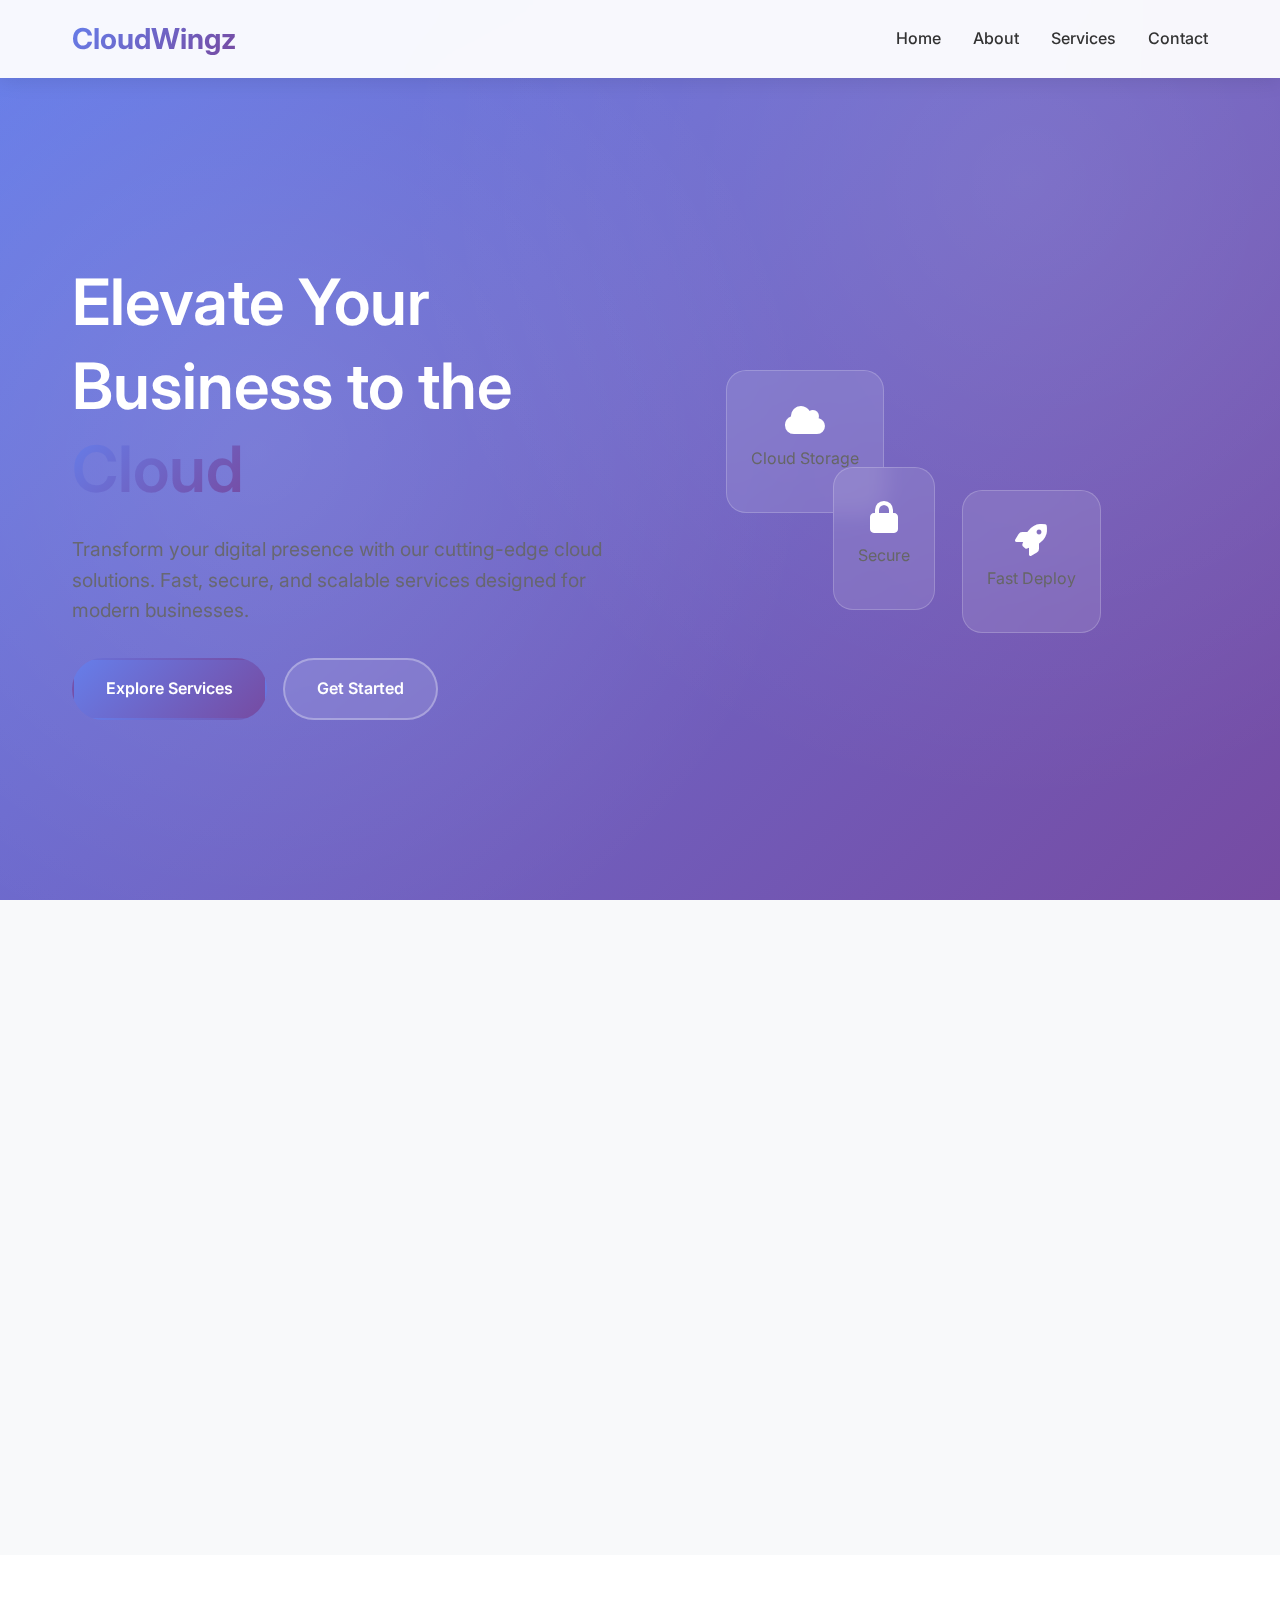
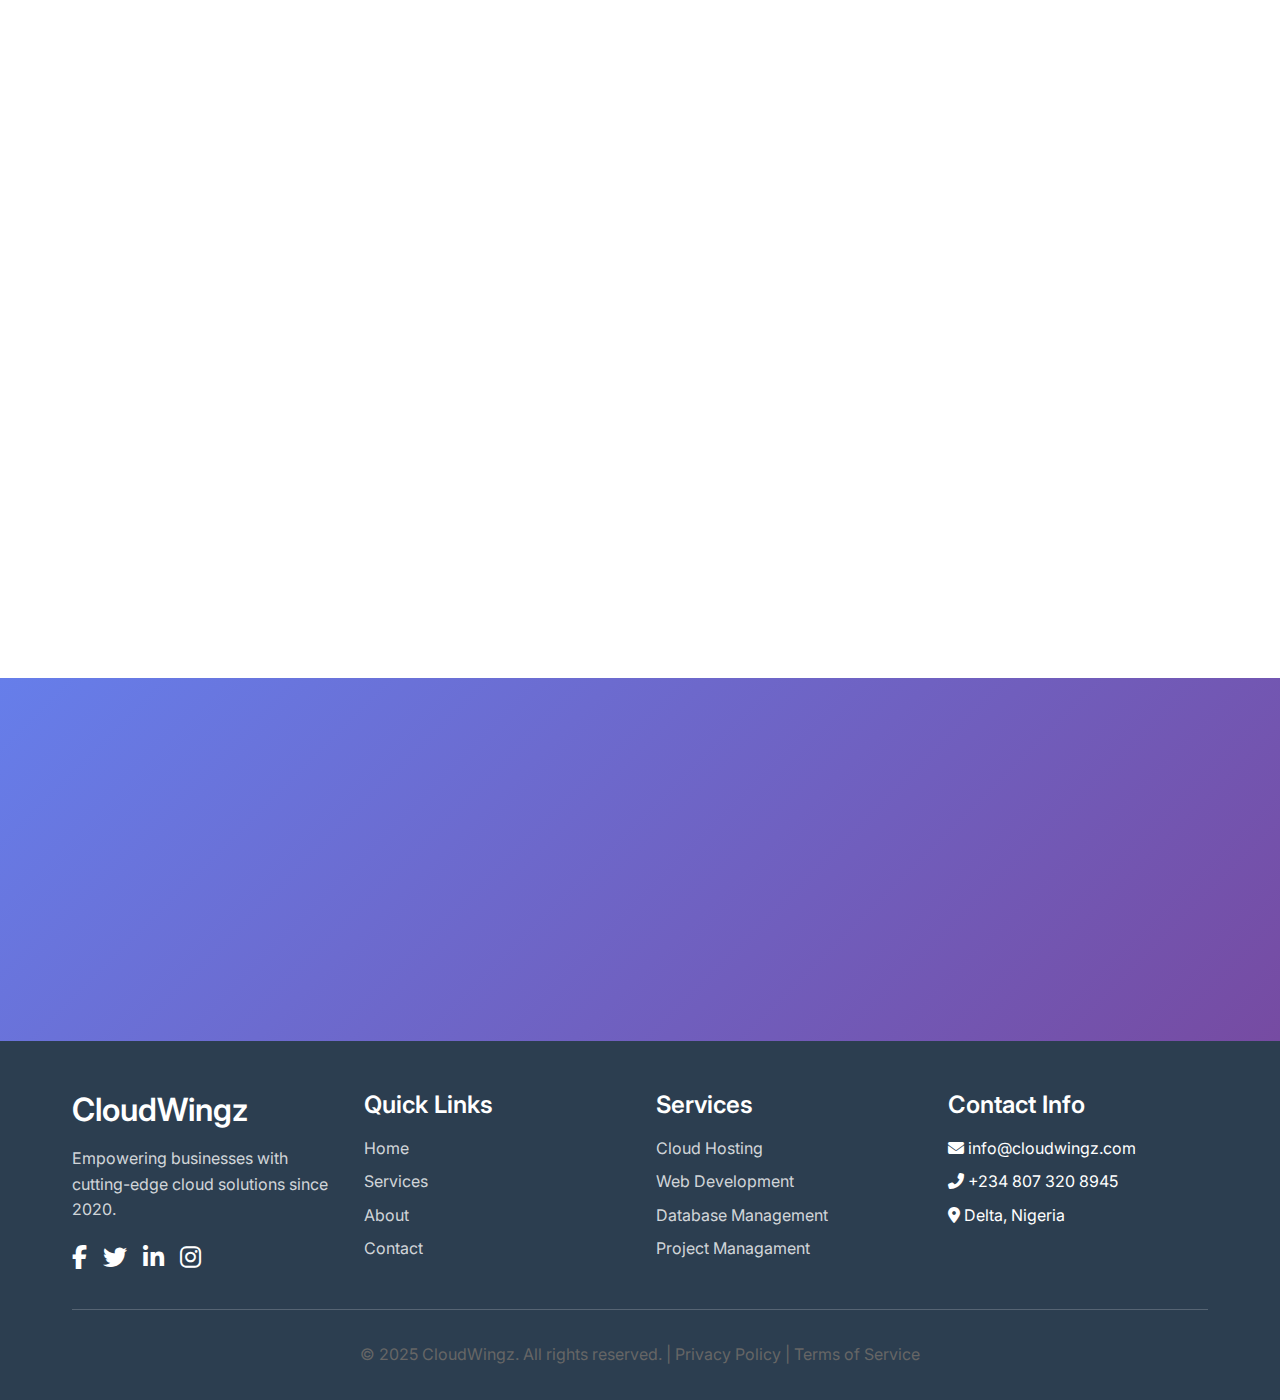
<file: index.html>
<!DOCTYPE html>
<html lang="en">

<head>
    <meta charset="UTF-8">
    <meta name="viewport" content="width=device-width, initial-scale=1.0">
    <meta name="description" content="CloudWingz - Your premier cloud solutions provider for modern businesses">
    <meta name="keywords" content="cloud computing, web development, digital solutions, scalable solutions, data analytics, cybersecurity">
    <title>CloudWingz - Home</title>
    <link rel="stylesheet" href="css/style.css">
    <link rel="preconnect" href="https://fonts.googleapis.com">
    <link rel="preconnect" href="https://fonts.gstatic.com" crossorigin>
    <link href="https://fonts.googleapis.com/css2?family=Inter:wght@300;400;500;600;700&display=swap" rel="stylesheet">
    <link rel="stylesheet" href="https://cdnjs.cloudflare.com/ajax/libs/font-awesome/6.4.0/css/all.min.css">
    <link rel="stylesheet" href="https://unpkg.com/aos@2.3.1/dist/aos.css" />
</head>

<body>
    <header class="header">
        <nav class="nav">
            <div class="nav-container container">
                <div class="nav-logo">
                    <a href="index.html">CloudWingz</a>
                </div>
                <ul class="nav-menu">
                    <li class="nav-item"><a href="index.html" class="nav-link">Home</a></li>
                    <li class="nav-item"><a href="about.html" class="nav-link">About</a></li>
                    <li class="nav-item"><a href="features.html" class="nav-link">Services</a></li>
                    <li class="nav-item"><a href="contact.html" class="nav-link">Contact</a></li>
                </ul>
                <div class="nav-toggle" id="mobile-menu">
                    <span class="bar"></span>
                    <span class="bar"></span>
                    <span class="bar"></span>
                </div>
            </div>
        </nav>
    </header>

    <main>
        <section class="hero">
            <div class="hero-container container">
                <div class="hero-content" data-aos="fade-right">
                    <h1 class="hero-title">
                        Elevate Your Business to the
                        <span class="gradient-text">Cloud</span>
                    </h1>
                    <p class="hero-description">
                        Transform your digital presence with our cutting-edge cloud solutions.
                        Fast, secure, and scalable services designed for modern businesses.
                    </p>
                    <div class="hero-buttons">
                        <a href="features.html" class="btn btn-primary">Explore Services</a>
                        <a href="contact.html" class="btn btn-secondary">Get Started</a>
                    </div>
                </div>
                <div class="hero-image" data-aos="fade-left">
                    <div class="floating-card card-1" style="--aos-delay: 200ms;">
                        <span class="card-icon"><i class="fas fa-cloud"></i></span>
                        <p>Cloud Storage</p>
                    </div>
                    <div class="floating-card card-2" style="--aos-delay: 400ms;">
                        <span class="card-icon"><i class="fas fa-rocket"></i></span>
                        <p>Fast Deploy</p>
                    </div>
                    <div class="floating-card card-3" style="--aos-delay: 600ms;">
                        <span class="card-icon"><i class="fas fa-lock"></i></span>
                        <p>Secure</p>
                    </div>
                </div>
            </div>
        </section>

        <section class="services" id="services">
            <div class="container">
                <div class="section-header" data-aos="fade-up">
                    <h2 class="section-title">Why Choose CloudWingz?</h2>
                    <p class="section-subtitle">
                        We provide comprehensive solutions that grow with your business
                    </p>
                </div>
                <div class="services-grid">
                    <div class="service-card" data-aos="fade-up">
                        <div class="service-icon"><i class="fas fa-tachometer-alt"></i></div>
                        <h3>Lightning Fast</h3>
                        <p>99.9% uptime guarantee with global CDN coverage for optimal performance worldwide.</p>
                    </div>
                    <div class="service-card" data-aos="fade-up" data-aos-delay="100">
                        <div class="service-icon"><i class="fas fa-shield-alt"></i></div>
                        <h3>Enterprise Security</h3>
                        <p>Bank-level encryption and advanced security protocols to protect your valuable data.</p>
                    </div>
                    <div class="service-card" data-aos="fade-up" data-aos-delay="200">
                        <div class="service-icon"><i class="fas fa-chart-line"></i></div>
                        <h3>Scalable Solutions</h3>
                        <p>Grow seamlessly from startup to enterprise with our flexible infrastructure.</p>
                    </div>
                </div>
            </div>
        </section>

        <section class="slider-section">
            <div class="container">
                <div class="section-header" data-aos="fade-up">
                    <h2 class="section-title">Our Success Stories</h2>
                    <p class="section-subtitle">See how we've helped businesses like yours achieve their goals.</p>
                </div>
                <div class="image-slider" id="imageSlider" data-aos="fade-up">
                    <div class="slider-container">
                        <div class="slide active">
                            <div class="slide-content">
                                <div class="slide-image">
                                    <div class="placeholder-image">
                                        <i class="fas fa-building"></i>
                                    </div>
                                </div>
                                <div class="slide-text">
                                    <h3>Fortune 500 Integration</h3>
                                    <p>Successfully migrated 50+ enterprise clients to cloud infrastructure with zero
                                        downtime. Our custom solutions streamlined their operations and boosted
                                        efficiency by 40%.</p>
                                </div>
                            </div>
                        </div>
                        <div class="slide">
                            <div class="slide-content">
                                <div class="slide-image">
                                    <div class="placeholder-image">
                                        <i class="fas fa-rocket"></i>
                                    </div>
                                </div>
                                <div class="slide-text">
                                    <h3>Startup Success</h3>
                                    <p>Helped 200+ startups scale from idea to IPO with our flexible cloud solutions.
                                        Our cost-effective strategies allowed them to focus on innovation, not infrastructure.
                                    </p>
                                </div>
                            </div>
                        </div>
                        <div class="slide">
                            <div class="slide-content">
                                <div class="slide-image">
                                    <div class="placeholder-image">
                                        <i class="fas fa-globe"></i>
                                    </div>
                                </div>
                                <div class="slide-text">
                                    <h3>Worldwide Expansion</h3>
                                    <p>Supporting businesses across 50+ countries with localized cloud infrastructure.
                                        Our global reach ensures low latency and high performance for international users.
                                    </p>
                                </div>
                            </div>
                        </div>
                    </div>
                    <div class="slider-controls">
                        <button class="prev-btn">❮</button>
                        <div class="slider-dots">
                        </div>
                        <button class="next-btn">❯</button>
                    </div>
                </div>
            </div>
        </section>

        <section class="cta-section">
            <div class="container" data-aos="zoom-in">
                <div class="cta-content">
                    <h2>Ready to Transform Your Business?</h2>
                    <p>Join thousands of satisfied customers who trust CloudWingz with their digital transformation.</p>
                    <div class="cta-buttons">
                        <a href="contact.html" class="btn btn-primary">Start Your Journey</a>
                        <a href="about.html" class="btn btn-outline">Learn More</a>
                    </div>
                </div>
            </div>
        </section>
    </main>

    <footer class="footer">
        <div class="container">
            <div class="footer-content">
                <div class="footer-section">
                    <h3>CloudWingz</h3>
                    <p>Empowering businesses with cutting-edge cloud solutions since 2020.</p>
                    <div class="social-links">
                        <a href="#" aria-label="Facebook"><i class="fab fa-facebook-f"></i></a>
                        <a href="#" aria-label="Twitter"><i class="fab fa-twitter"></i></a>
                        <a href="#" aria-label="LinkedIn"><i class="fab fa-linkedin-in"></i></a>
                        <a href="#" aria-label="Instagram"><i class="fab fa-instagram"></i></a>
                    </div>
                </div>
                <div class="footer-section">
                    <h4>Quick Links</h4>
                    <ul>
                        <li><a href="index.html">Home</a></li>
                        <li><a href="features.html">Services</a></li>
                        <li><a href="about.html">About</a></li>
                        <li><a href="contact.html">Contact</a></li>
                    </ul>
                </div>
                <div class="footer-section">
                    <h4>Services</h4>
                    <ul>
                        <li><a href="#">Cloud Hosting</a></li>
                        <li><a href="#">Web Development</a></li>
                        <li><a href="#">Database Management</a></li>
                        <li><a href="#">Project Managament</a></li>
                    </ul>
                </div>
                <div class="footer-section">
                    <h4>Contact Info</h4>
                    <ul>
                        <li><i class="fas fa-envelope"></i> info@cloudwingz.com</li>
                        <li><i class="fas fa-phone-alt"></i> +234 807 320 8945</li>
                        <li><i class="fas fa-map-marker-alt"></i> Delta, Nigeria</li>
                    </ul>
                </div>
            </div>
            <div class="footer-bottom">
                <p>&copy; 2025 CloudWingz. All rights reserved. | Privacy Policy | Terms of Service</p>
            </div>
        </div>
    </footer>

    <script src="https://unpkg.com/aos@2.3.1/dist/aos.js"></script>
    <script>
        AOS.init({
            duration: 800,
            once: true
        });
    </script>
    <script src="js/script.js"></script>
</body>

</html>
</file>
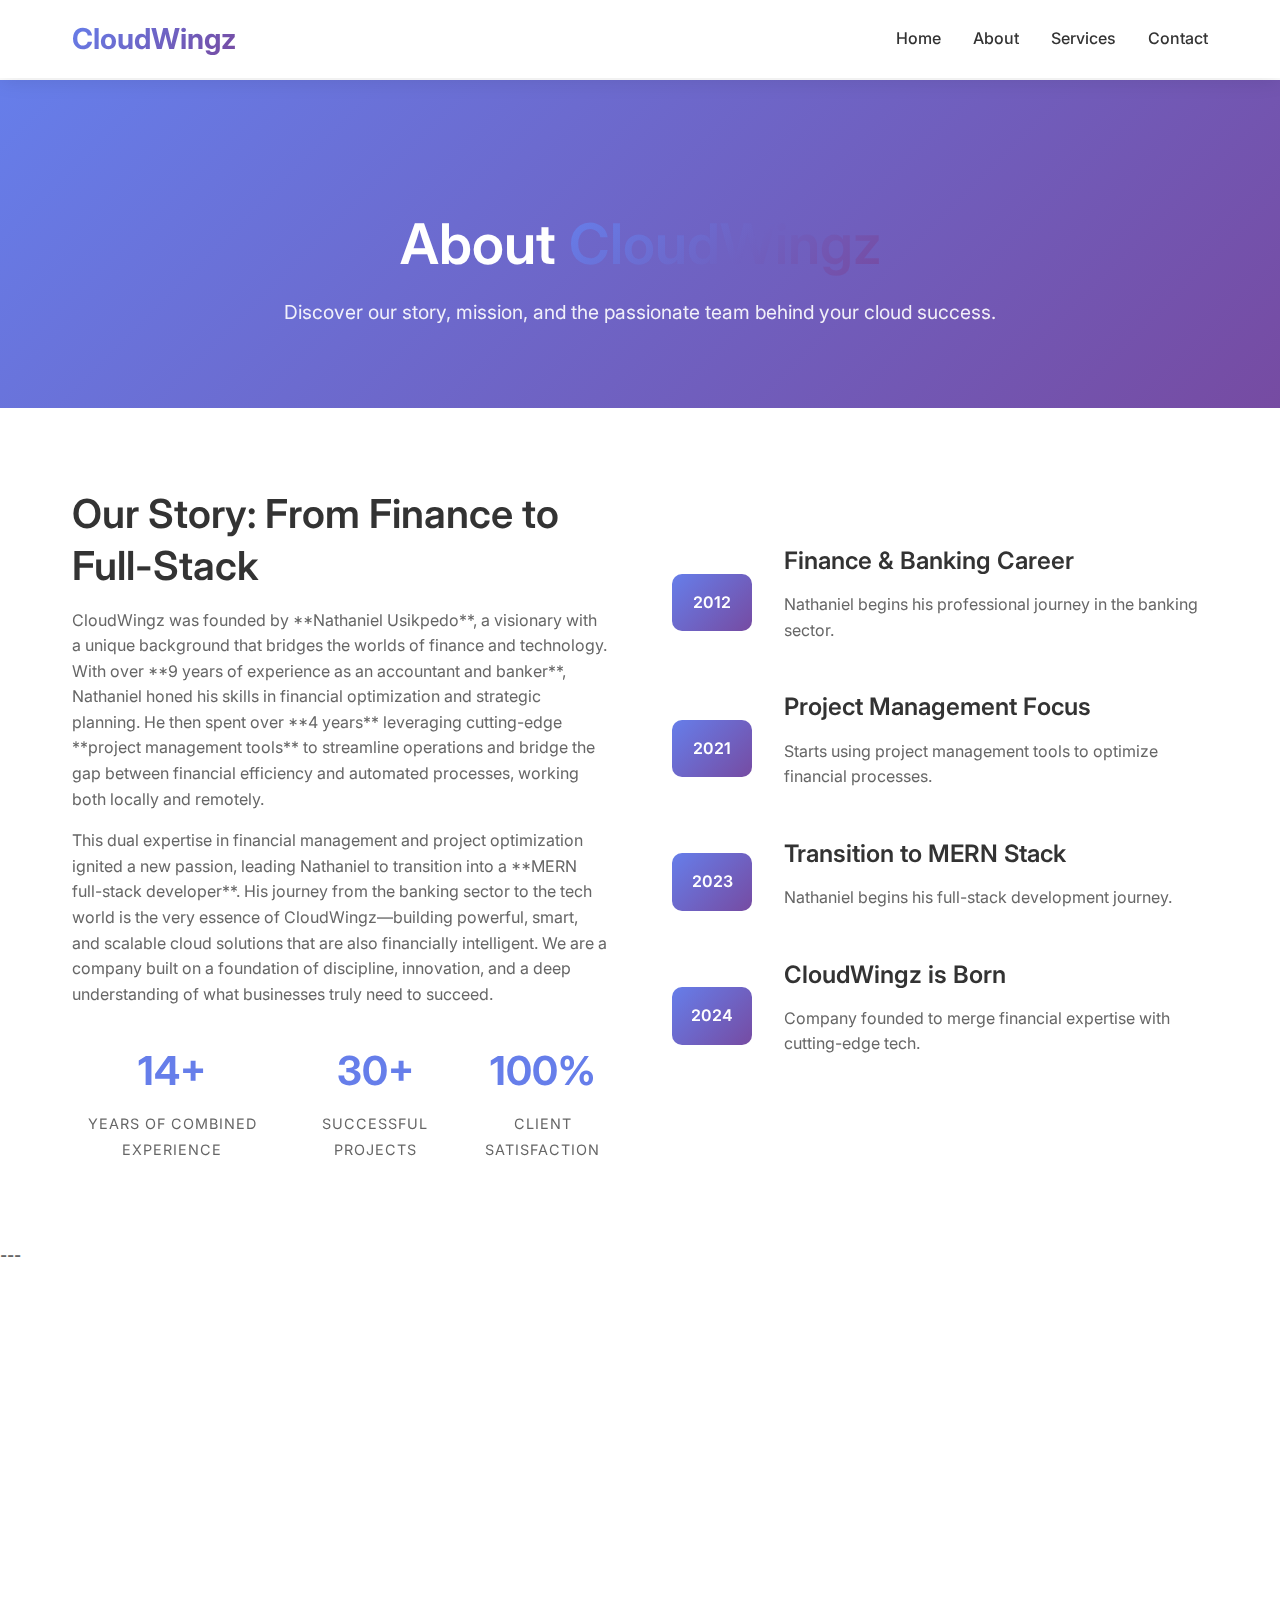
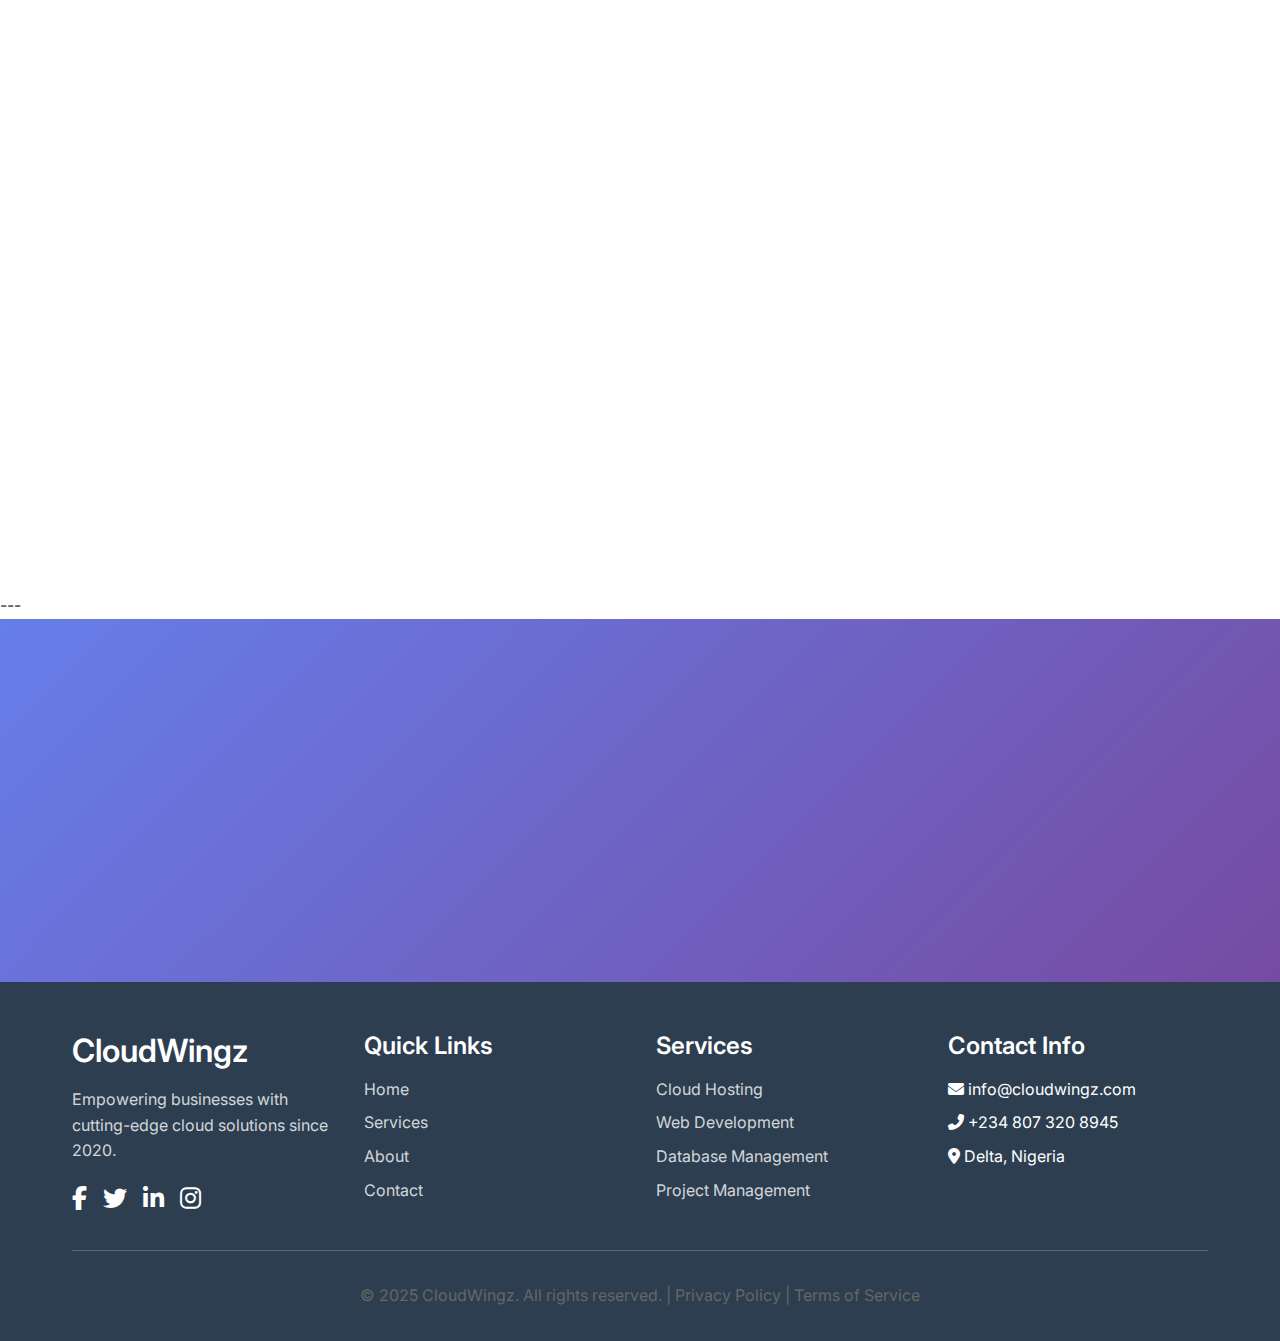
<file: about.html>
<!DOCTYPE html>
<html lang="en">

<head>
    <meta charset="UTF-8">
    <meta name="viewport" content="width=device-width, initial-scale=1.0">
    <meta name="description"
        content="Learn about the CloudWingz - our founder's story, mission, and the expert team dedicated to your success.">
    <title>CloudWingz - About</title>
    <link rel="stylesheet" href="css/style.css">
    <link rel="preconnect" href="https://fonts.googleapis.com">
    <link rel="preconnect" href="https://fonts.gstatic.com" crossorigin>
    <link href="https://fonts.googleapis.com/css2?family=Inter:wght@300;400;500;600;700&display=swap" rel="stylesheet">
    <link rel="stylesheet" href="https://cdnjs.cloudflare.com/ajax/libs/font-awesome/6.4.0/css/all.min.css">
    <link rel="stylesheet" href="https://unpkg.com/aos@2.3.1/dist/aos.css" />
</head>

<body>
    <header class="header">
        <nav class="nav">
            <div class="nav-container container">
                <div class="nav-logo">
                    <a href="index.html">CloudWingz</a>
                </div>
                <ul class="nav-menu">
                    <li class="nav-item"><a href="index.html" class="nav-link">Home</a></li>
                    <li class="nav-item"><a href="about.html" class="nav-link">About</a></li>
                    <li class="nav-item"><a href="features.html" class="nav-link">Services</a></li>
                    <li class="nav-item"><a href="contact.html" class="nav-link">Contact</a></li>
                </ul>
                <div class="nav-toggle" id="mobile-menu">
                    <span class="bar"></span>
                    <span class="bar"></span>
                    <span class="bar"></span>
                </div>
            </div>
        </nav>
    </header>

    <main>
        <section class="page-header">
            <div class="container">
                <div class="page-header-content">
                    <h1>About <span class="gradient-text">CloudWingz</span></h1>
                    <p>Discover our story, mission, and the passionate team behind your cloud success.</p>
                </div>
            </div>
        </section>

        <section class="story-section">
            <div class="container">
                <div class="story-content">
                    <div class="story-text" data-aos="fade-right">
                        <h2>Our Story: From Finance to Full-Stack</h2>
                        <p>CloudWingz was founded by **Nathaniel Usikpedo**, a visionary with a unique background that bridges the worlds of finance and technology. With over **9 years of experience as an accountant and banker**, Nathaniel honed his skills in financial optimization and strategic planning. He then spent over **4 years** leveraging cutting-edge **project management tools** to streamline operations and bridge the gap between financial efficiency and automated processes, working both locally and remotely.</p>
                        <p>This dual expertise in financial management and project optimization ignited a new passion, leading Nathaniel to transition into a **MERN full-stack developer**. His journey from the banking sector to the tech world is the very essence of CloudWingz—building powerful, smart, and scalable cloud solutions that are also financially intelligent. We are a company built on a foundation of discipline, innovation, and a deep understanding of what businesses truly need to succeed.</p>
                        <div class="story-stats">
                            <div class="stat-item">
                                <span class="stat-number">14+</span>
                                <span class="stat-label">Years of Combined Experience</span>
                            </div>
                            <div class="stat-item">
                                <span class="stat-number">30+</span>
                                <span class="stat-label">Successful Projects</span>
                            </div>
                            <div class="stat-item">
                                <span class="stat-number">100%</span>
                                <span class="stat-label">Client Satisfaction</span>
                            </div>
                        </div>
                    </div>
                    <div class="story-visual" data-aos="fade-left">
                        <div class="timeline">
                            <div class="timeline-item">
                                <div class="timeline-year">2012</div>
                                <div class="timeline-content">
                                    <h4>Finance & Banking Career</h4>
                                    <p>Nathaniel begins his professional journey in the banking sector.</p>
                                </div>
                            </div>
                            <div class="timeline-item">
                                <div class="timeline-year">2021</div>
                                <div class="timeline-content">
                                    <h4>Project Management Focus</h4>
                                    <p>Starts using project management tools to optimize financial processes.</p>
                                </div>
                            </div>
                            <div class="timeline-item">
                                <div class="timeline-year">2023</div>
                                <div class="timeline-content">
                                    <h4>Transition to MERN Stack</h4>
                                    <p>Nathaniel begins his full-stack development journey.</p>
                                </div>
                            </div>
                            <div class="timeline-item">
                                <div class="timeline-year">2024</div>
                                <div class="timeline-content">
                                    <h4>CloudWingz is Born</h4>
                                    <p>Company founded to merge financial expertise with cutting-edge tech.</p>
                                </div>
                            </div>
                        </div>
                    </div>
                </div>
            </div>
        </section>

        ---

        <section class="team-section">
            <div class="container">
                <div class="section-header" data-aos="fade-up">
                    <h2>Meet Our <span class="gradient-text">Team</span></h2>
                    <p>A group of dedicated experts committed to your success.</p>
                </div>

                <div class="team-grid">
                    <div class="team-member" data-aos="fade-up">
                        <div class="member-avatar">
                            <i class="fas fa-user-tie"></i>
                        </div>
                        <h4>Nathaniel Usikpedo</h4>
                        <p class="member-role">Founder</p>
                        <p class="member-bio">With over **14 years of experience** spanning finance, banking, and MERN full-stack development, Nathaniel leads the company with a unique vision for fiscally intelligent cloud solutions.</p>
                    </div>

                    <div class="team-member" data-aos="fade-up" data-aos-delay="100">
                        <div class="member-avatar">
                            <i class="fas fa-gavel"></i>
                        </div>
                        <h4>Oghogho Nathaniel Usikpedo</h4>
                        <p class="member-role">Legal Adviser & Representative</p>
                        <p class="member-bio">Oghogho ensures all company operations are legally sound and compliant. With over **12 years of practice**, she provides crucial legal guidance and representation.</p>
                    </div>

                    <div class="team-member" data-aos="fade-up" data-aos-delay="200">
                        <div class="member-avatar">
                            <i class="fas fa-code"></i>
                        </div>
                        <h4>Eddy</h4>
                        <p class="member-role">Lead MERN Instructor</p>
                        <p class="member-bio">As a MERN full-stack developer with **over 5 years of experience**, Eddy serves as the lead and instructor for our projects, ensuring our team is always at the forefront of development practices.</p>
                    </div>

                    <div class="team-member" data-aos="fade-up" data-aos-delay="300">
                        <div class="member-avatar">
                            <i class="fas fa-robot"></i>
                        </div>
                        <h4>Jakin Kim</h4>
                        <p class="member-role">AI Software Engineer</p>
                        <p class="member-bio">Jakin is our AI expert from Power Learn Project. With **over 5 years of experience** and a talent for instruction, he integrates cutting-edge AI solutions into our services.</p>
                    </div>
                </div>
            </div>
        </section>

        ---

        <section class="cta-section">
            <div class="container" data-aos="zoom-in">
                <div class="cta-content">
                    <h2>Ready to Join Our Success Story?</h2>
                    <p>Become part of the CloudWingz community and experience the difference our team makes.</p>
                    <div class="cta-buttons">
                        <a href="contact.html" class="btn btn-primary">Get Started Today</a>
                        <a href="features.html" class="btn btn-outline">Explore Our Services</a>
                    </div>
                </div>
            </div>
        </section>
    </main>

    <footer class="footer">
        <div class="container">
            <div class="footer-content">
                <div class="footer-section">
                    <h3>CloudWingz</h3>
                    <p>Empowering businesses with cutting-edge cloud solutions since 2020.</p>
                    <div class="social-links">
                        <a href="#" aria-label="Facebook"><i class="fab fa-facebook-f"></i></a>
                        <a href="#" aria-label="Twitter"><i class="fab fa-twitter"></i></a>
                        <a href="#" aria-label="LinkedIn"><i class="fab fa-linkedin-in"></i></a>
                        <a href="#" aria-label="Instagram"><i class="fab fa-instagram"></i></a>
                    </div>
                </div>
                <div class="footer-section">
                    <h4>Quick Links</h4>
                    <ul>
                        <li><a href="index.html">Home</a></li>
                        <li><a href="features.html">Services</a></li>
                        <li><a href="about.html">About</a></li>
                        <li><a href="contact.html">Contact</a></li>
                    </ul>
                </div>
                <div class="footer-section">
                    <h4>Services</h4>
                    <ul>
                        <li><a href="#">Cloud Hosting</a></li>
                        <li><a href="#">Web Development</a></li>
                        <li><a href="#">Database Management</a></li>
                        <li><a href="#">Project Management</a></li>
                    </ul>
                </div>
                <div class="footer-section">
                    <h4>Contact Info</h4>
                    <ul>
                        <li><i class="fas fa-envelope"></i> info@cloudwingz.com</li>
                        <li><i class="fas fa-phone-alt"></i> +234 807 320 8945</li>
                        <li><i class="fas fa-map-marker-alt"></i> Delta, Nigeria</li>
                    </ul>
                </div>
            </div>
            <div class="footer-bottom">
                <p>&copy; 2025 CloudWingz. All rights reserved. | Privacy Policy | Terms of Service</p>
            </div>
        </div>
    </footer>

    <script src="https://unpkg.com/aos@2.3.1/dist/aos.js"></script>
    <script>
        AOS.init({
            duration: 800,
            once: true
        });
    </script>
    <script src="js/script.js"></script>
</body>

</html>
</file>
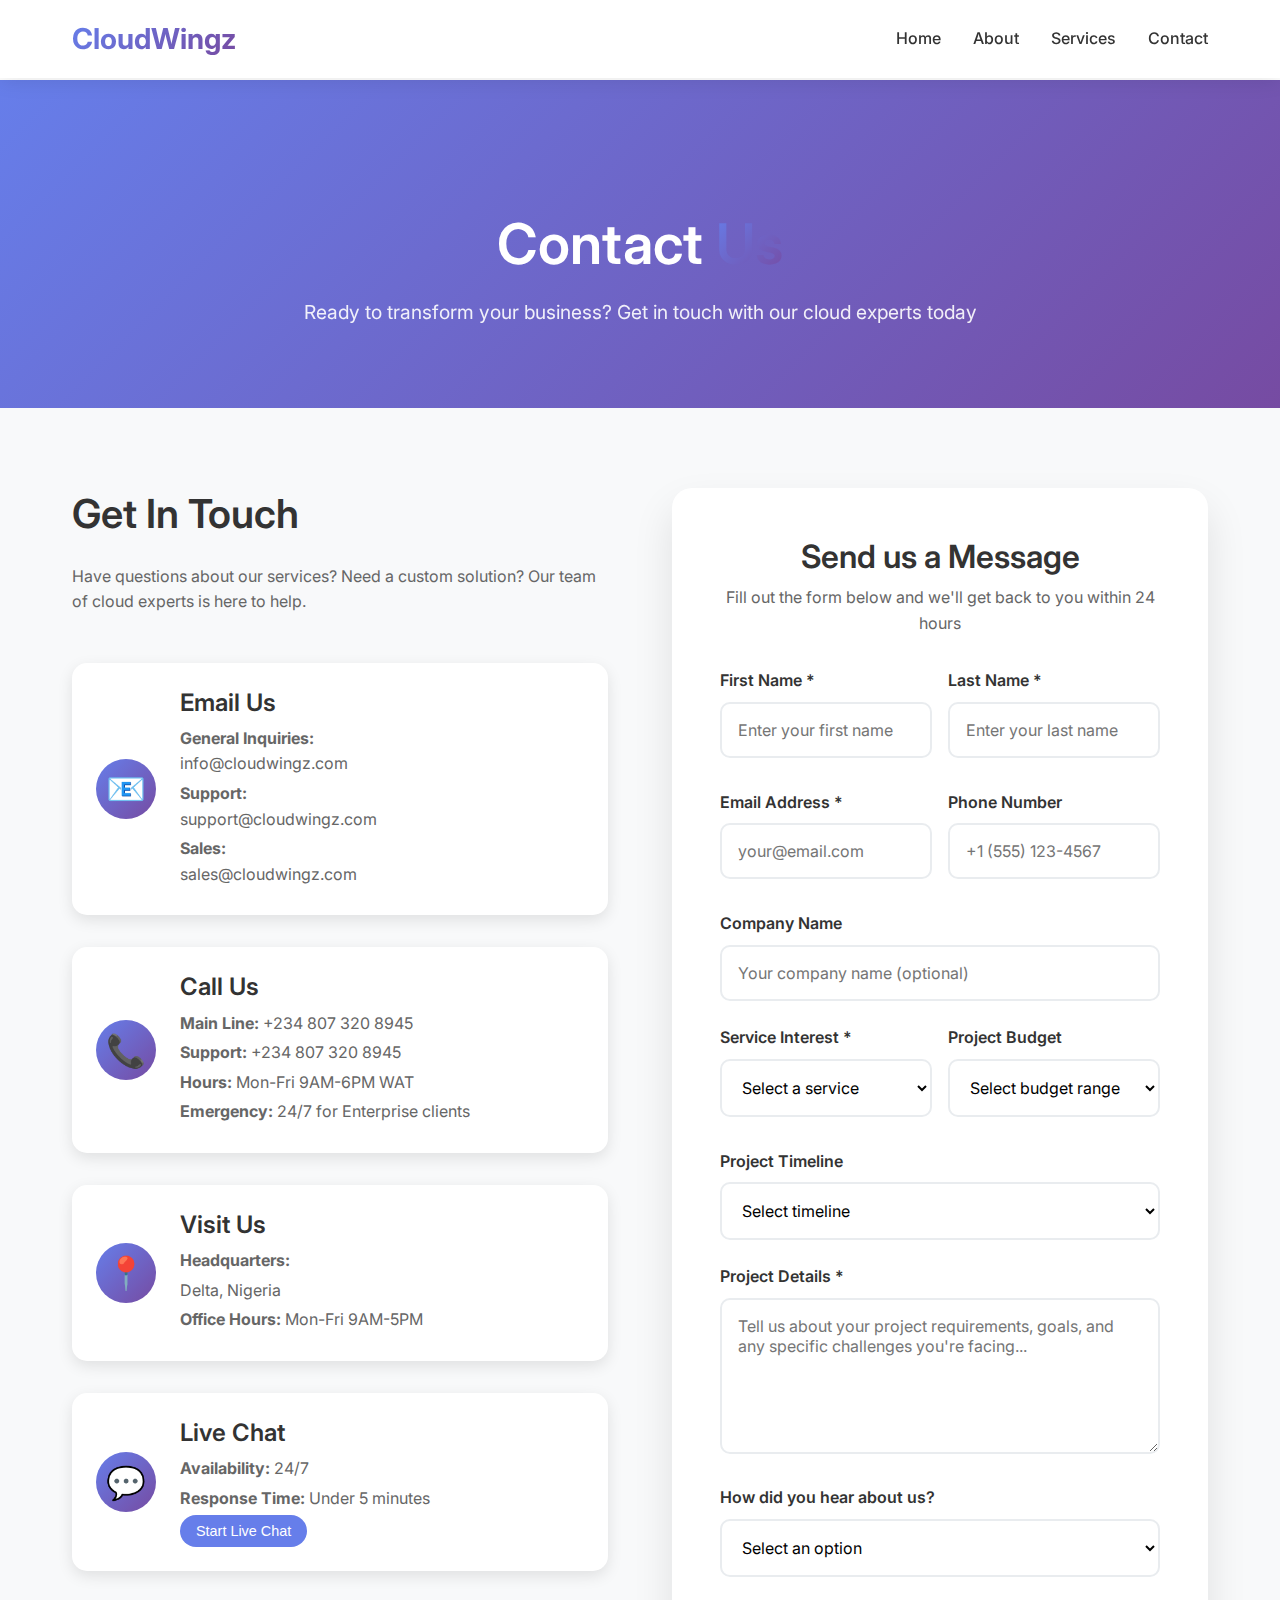
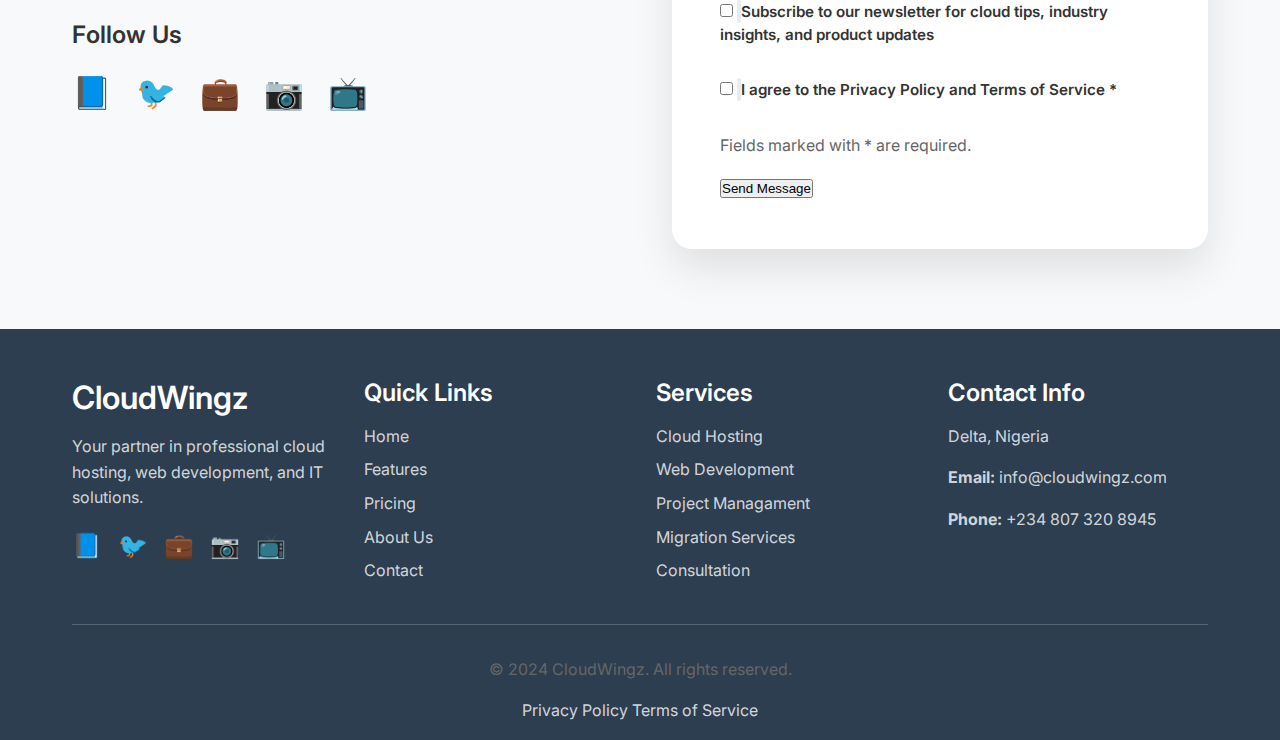
<file: contact.html>
<!DOCTYPE html>
<html lang="en">

<head>
    <meta charset="UTF-8">
    <meta name="viewport" content="width=device-width, initial-scale=1.0">
    <meta name="description"
        content="Contact CloudWingz - Get in touch for cloud solutions, support, and consultations">
    <title>CloudWingz - Contact</title>
    <link rel="stylesheet" href="css/style.css">
    <link rel="preconnect" href="https://fonts.googleapis.com">
    <link rel="preconnect" href="https://fonts.gstatic.com" crossorigin>
    <link href="https://fonts.googleapis.com/css2?family=Inter:wght@300;400;500;600;700&display=swap" rel="stylesheet">
</head>

<body>
    <header class="header">
        <nav class="nav">
            <div class="nav-container container">
                <div class="nav-logo">
                    <a href="index.html">CloudWingz</a>
                </div>
                <ul class="nav-menu">
                    <li class="nav-item"><a href="index.html" class="nav-link">Home</a></li>
                    <li class="nav-item"><a href="about.html" class="nav-link">About</a></li>
                    <li class="nav-item"><a href="features.html" class="nav-link">Services</a></li>
                    <li class="nav-item"><a href="contact.html" class="nav-link">Contact</a></li>
                </ul>
                <div class="nav-toggle" id="mobile-menu">
                    <span class="bar"></span>
                    <span class="bar"></span>
                    <span class="bar"></span>
                </div>
            </div>
        </nav>
    </header>

    <main>
        <section class="page-header">
            <div class="container">
                <div class="page-header-content">
                    <h1>Contact <span class="gradient-text">Us</span></h1>
                    <p>Ready to transform your business? Get in touch with our cloud experts today</p>
                </div>
            </div>
        </section>

        <section class="contact-section">
            <div class="container">
                <div class="contact-wrapper">
                    <div class="contact-info" data-aos="fade-right">
                        <h2>Get In Touch</h2>
                        <p>Have questions about our services? Need a custom solution? Our team of cloud experts is here
                            to help.</p>

                        <div class="contact-methods">
                            <div class="contact-method">
                                <div class="contact-icon">📧</div>
                                <div class="contact-details">
                                    <h4>Email Us</h4>
                                    <p><strong>General Inquiries:</strong><br>info@cloudwingz.com</p>
                                    <p><strong>Support:</strong><br>support@cloudwingz.com</p>
                                    <p><strong>Sales:</strong><br>sales@cloudwingz.com</p>
                                </div>
                            </div>

                            <div class="contact-method">
                                <div class="contact-icon">📞</div>
                                <div class="contact-details">
                                    <h4>Call Us</h4>
                                    <p><strong>Main Line:</strong> +234 807 320 8945</p>
                                    <p><strong>Support:</strong> +234 807 320 8945</p>
                                    <p><strong>Hours:</strong> Mon-Fri 9AM-6PM WAT</p>
                                    <p><strong>Emergency:</strong> 24/7 for Enterprise clients</p>
                                </div>
                            </div>

                            <div class="contact-method">
                                <div class="contact-icon">📍</div>
                                <div class="contact-details">
                                    <h4>Visit Us</h4>
                                    <p><strong>Headquarters:</strong></p>
                                    <p>Delta, Nigeria<br></p>
                                    <p><strong>Office Hours:</strong> Mon-Fri 9AM-5PM</p>
                                </div>
                            </div>

                            <div class="contact-method">
                                <div class="contact-icon">💬</div>
                                <div class="contact-details">
                                    <h4>Live Chat</h4>
                                    <p><strong>Availability:</strong> 24/7</p>
                                    <p><strong>Response Time:</strong> Under 5 minutes</p>
                                    <button class="chat-btn" onclick="openChat()">Start Live Chat</button>
                                </div>
                            </div>
                        </div>

                        <div class="social-contact">
                            <h4>Follow Us</h4>
                            <div class="social-links large">
                                <a href="#" aria-label="Facebook" title="Follow us on Facebook">📘</a>
                                <a href="#" aria-label="Twitter" title="Follow us on Twitter">🐦</a>
                                <a href="#" aria-label="LinkedIn" title="Connect on LinkedIn">💼</a>
                                <a href="#" aria-label="Instagram" title="Follow us on Instagram">📷</a>
                                <a href="#" aria-label="YouTube" title="Subscribe to our channel">📺</a>
                            </div>
                        </div>
                    </div>

                    <div class="contact-form-wrapper" data-aos="fade-left">
                        <form class="contact-form" id="contactForm" novalidate>
                            <div class="form-header">
                                <h3>Send us a Message</h3>
                                <p>Fill out the form below and we'll get back to you within 24 hours</p>
                            </div>

                            <div class="form-row">
                                <div class="form-group">
                                    <label for="firstName">First Name *</label>
                                    <input type="text" id="firstName" name="firstName" required
                                        placeholder="Enter your first name">
                                    <span class="error-message" id="firstName-error"></span>
                                </div>
                                <div class="form-group">
                                    <label for="lastName">Last Name *</label>
                                    <input type="text" id="lastName" name="lastName" required
                                        placeholder="Enter your last name">
                                    <span class="error-message" id="lastName-error"></span>
                                </div>
                            </div>

                            <div class="form-row">
                                <div class="form-group">
                                    <label for="email">Email Address *</label>
                                    <input type="email" id="email" name="email" required placeholder="your@email.com">
                                    <span class="error-message" id="email-error"></span>
                                </div>
                                <div class="form-group">
                                    <label for="phone">Phone Number</label>
                                    <input type="tel" id="phone" name="phone" placeholder="+1 (555) 123-4567">
                                    <span class="error-message" id="phone-error"></span>
                                </div>
                            </div>

                            <div class="form-group">
                                <label for="company">Company Name</label>
                                <input type="text" id="company" name="company"
                                    placeholder="Your company name (optional)">
                            </div>

                            <div class="form-row">
                                <div class="form-group">
                                    <label for="service">Service Interest *</label>
                                    <select id="service" name="service" required>
                                        <option value="">Select a service</option>
                                        <option value="cloud-hosting">Cloud Hosting</option>
                                        <option value="web-development">Web Development</option>
                                        <option value="database-management">Database Management</option>
                                        <option value="security-solutions">Security Solutions</option>
                                        <option value="migration-services">Migration Services</option>
                                        <option value="consultation">Technical Consultation</option>
                                        <option value="custom-solutions">Custom Solutions</option>
                                        <option value="other">Other</option>
                                    </select>
                                    <span class="error-message" id="service-error"></span>
                                </div>

                                <div class="form-group">
                                    <label for="budget">Project Budget</label>
                                    <select id="budget" name="budget">
                                        <option value="">Select budget range</option>
                                        <option value="under-1k">Under $1,000</option>
                                        <option value="1k-5k">$1,000 - $5,000</option>
                                        <option value="5k-10k">$5,000 - $10,000</option>
                                        <option value="10k-25k">$10,000 - $25,000</option>
                                        <option value="25k-50k">$25,000 - $50,000</option>
                                        <option value="over-50k">Over $50,000</option>
                                        <option value="enterprise">Enterprise (Custom Quote)</option>
                                    </select>
                                </div>
                            </div>

                            <div class="form-group">
                                <label for="urgency">Project Timeline</label>
                                <select id="urgency" name="urgency">
                                    <option value="">Select timeline</option>
                                    <option value="asap">ASAP (Rush Job)</option>
                                    <option value="1-week">Within 1 week</option>
                                    <option value="1-month">Within 1 month</option>
                                    <option value="3-months">Within 3 months</option>
                                    <option value="6-months">Within 6 months</option>
                                    <option value="flexible">Flexible timeline</option>
                                </select>
                            </div>

                            <div class="form-group">
                                <label for="message">Project Details *</label>
                                <textarea id="message" name="message" rows="6"
                                    placeholder="Tell us about your project requirements, goals, and any specific challenges you're facing..."
                                    required></textarea>
                                <span class="error-message" id="message-error"></span>
                            </div>

                            <div class="form-group">
                                <label for="hearAbout">How did you hear about us?</label>
                                <select id="hearAbout" name="hearAbout">
                                    <option value="">Select an option</option>
                                    <option value="google">Google Search</option>
                                    <option value="social-media">Social Media</option>
                                    <option value="referral">Friend/Colleague Referral</option>
                                    <option value="advertisement">Online Advertisement</option>
                                    <option value="conference">Conference/Event</option>
                                    <option value="blog">Blog/Article</option>
                                    <option value="other">Other</option>
                                </select>
                            </div>

                            <div class="form-group checkbox-group">
                                <label class="checkbox-label">
                                    <input type="checkbox" id="newsletter" name="newsletter">
                                    <span class="checkmark"></span>
                                    Subscribe to our newsletter for cloud tips, industry insights, and product updates
                                </label>
                            </div>

                            <div class="form-group checkbox-group">
                                <label class="checkbox-label">
                                    <input type="checkbox" id="privacy" name="privacy" required>
                                    <span class="checkmark"></span>
                                    I agree to the <a href="privacy-policy.html" target="_blank">Privacy Policy</a> and
                                    <a href="terms-of-service.html" target="_blank">Terms of Service</a> *
                                </label>
                                <span class="error-message" id="privacy-error"></span>
                            </div>

                            <div class="form-submit">
                                <p class="required-note">Fields marked with * are required.</p>
                                <button type="submit" class="cta-button primary">Send Message</button>
                            </div>
                        </form>
                    </div>
                </div>
            </div>
        </section>
    </main>

    <footer class="footer">
        <div class="container">
            <div class="footer-content">
                <div class="footer-section footer-about">
                    <h3>CloudWingz</h3>
                    <p>Your partner in professional cloud hosting, web development, and IT solutions.</p>
                    <div class="social-links">
                        <a href="#" aria-label="Facebook" title="Follow us on Facebook">📘</a>
                        <a href="#" aria-label="Twitter" title="Follow us on Twitter">🐦</a>
                        <a href="#" aria-label="LinkedIn" title="Connect on LinkedIn">💼</a>
                        <a href="#" aria-label="Instagram" title="Follow us on Instagram">📷</a>
                        <a href="#" aria-label="YouTube" title="Subscribe to our channel">📺</a>
                    </div>
                </div>
                <div class="footer-section footer-links">
                    <h4>Quick Links</h4>
                    <ul>
                        <li><a href="index.html">Home</a></li>
                        <li><a href="features.html">Features</a></li>
                        <li><a href="pricing.html">Pricing</a></li>
                        <li><a href="about.html">About Us</a></li>
                        <li><a href="contact.html">Contact</a></li>
                    </ul>
                </div>
                <div class="footer-section footer-services">
                    <h4>Services</h4>
                    <ul>
                        <li><a href="#">Cloud Hosting</a></li>
                        <li><a href="#">Web Development</a></li>
                        <li><a href="#">Project Managament</a></li>
                        <li><a href="#">Migration Services</a></li>
                        <li><a href="#">Consultation</a></li>
                    </ul>
                </div>
                <div class="footer-section footer-contact">
                    <h4>Contact Info</h4>
                    <p>Delta, Nigeria</p>
                    <p><strong>Email:</strong> info@cloudwingz.com</p>
                    <p><strong>Phone:</strong> +234 807 320 8945</p>
                </div>
            </div>
            <div class="footer-bottom">
                <p>&copy; 2024 CloudWingz. All rights reserved.</p>
                <div class="footer-legal">
                    <a href="privacy-policy.html">Privacy Policy</a>
                    <a href="terms-of-service.html">Terms of Service</a>
                </div>
            </div>
        </div>
    </footer>
    <script src="js/script.js"></script>
    <script src="https://unpkg.com/aos@2.3.1/dist/aos.js"></script>
    <script>
        AOS.init();
    </script>
</body>

</html>
</file>
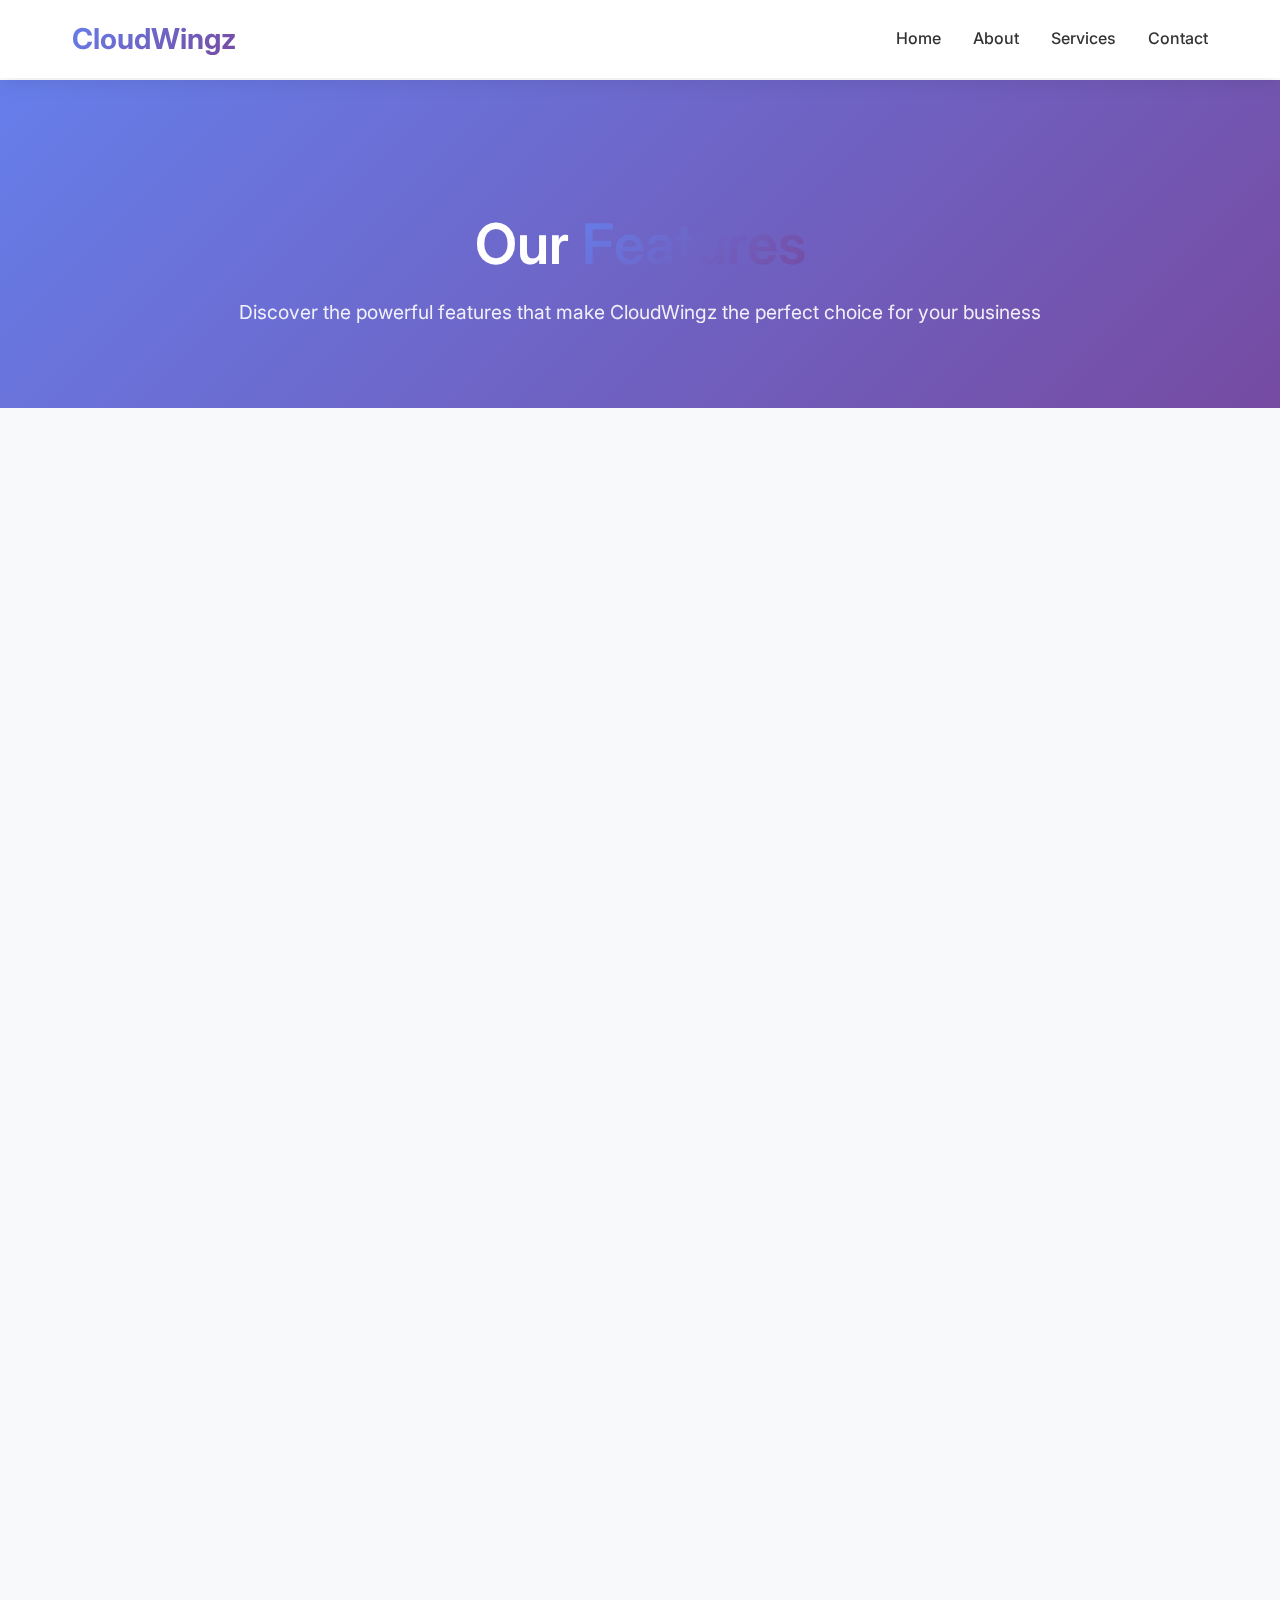
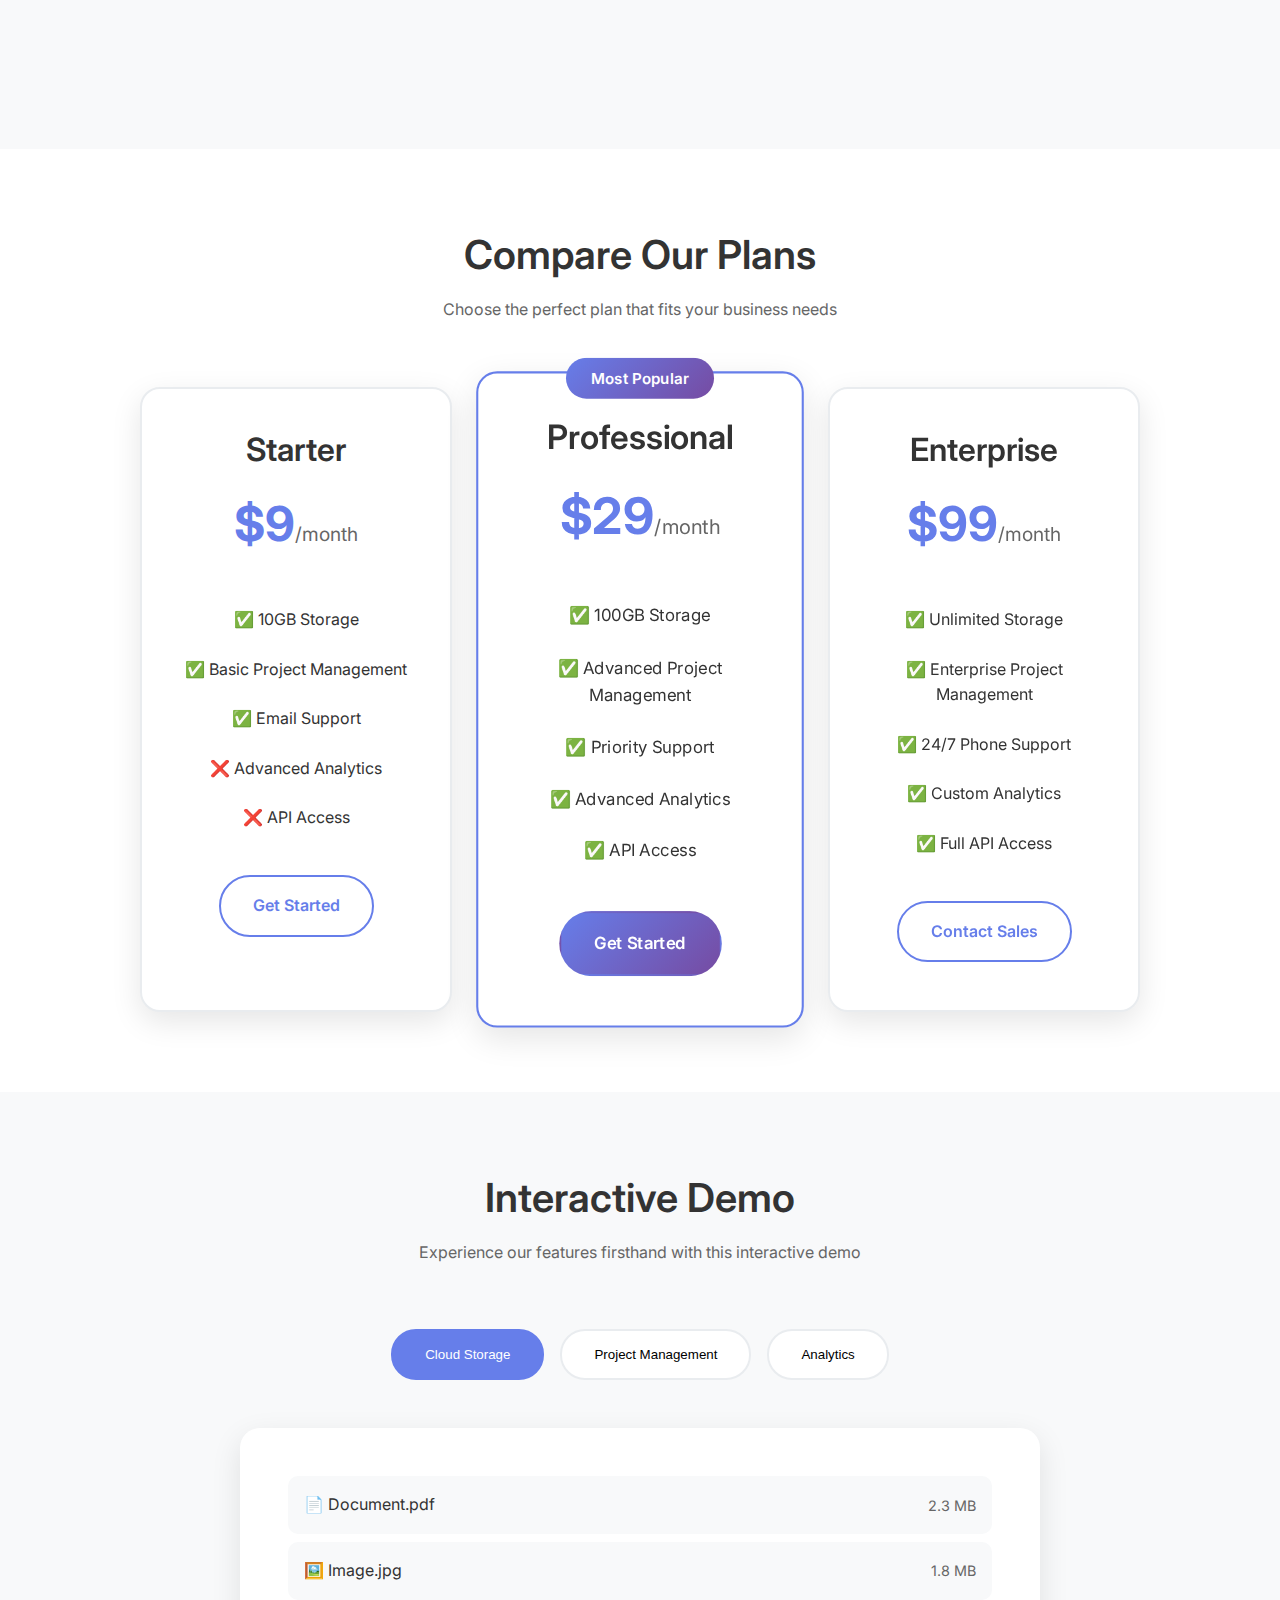
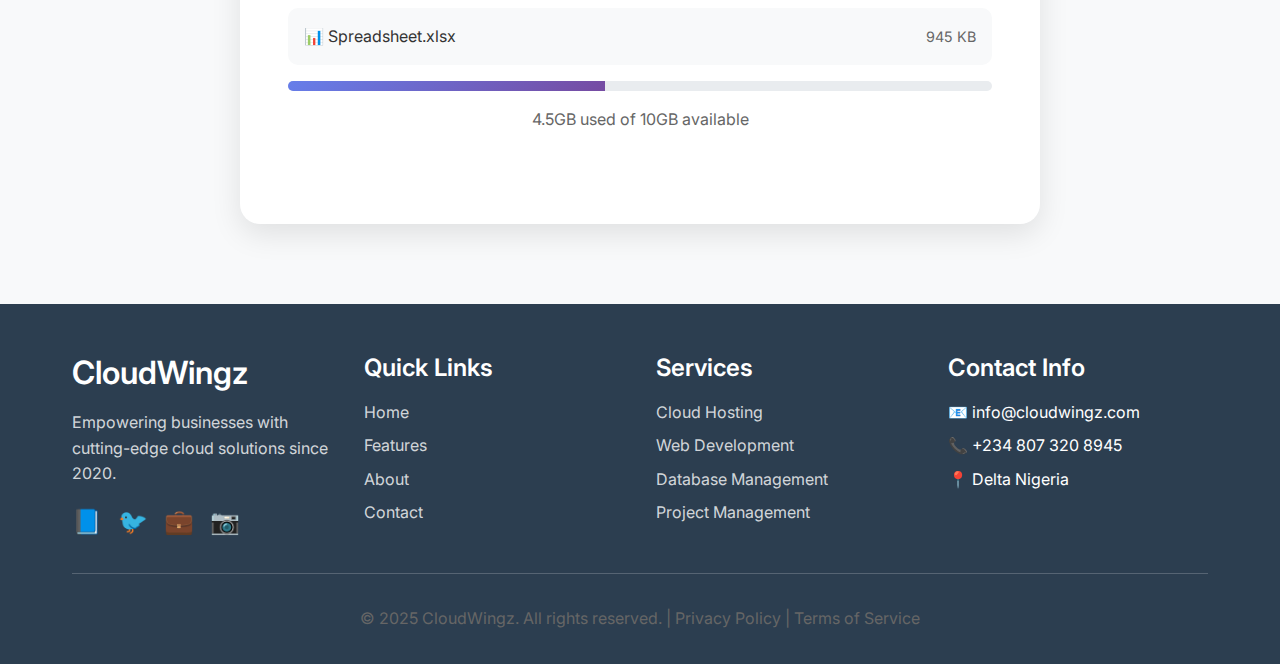
<file: features.html>
<!DOCTYPE html>
<html lang="en">

<head>
    <meta charset="UTF-8">
    <meta name="viewport" content="width=device-width, initial-scale=1.0">
    <meta name="description" content="Discover CloudWingz features - cloud storage, project management, scalability, and more">
    <title>CloudWingz - Features</title>
    <link rel="stylesheet" href="css/style.css">
    <link rel="preconnect" href="https://fonts.googleapis.com">
    <link rel="preconnect" href="https://fonts.gstatic.com" crossorigin>
    <link href="https://fonts.googleapis.com/css2?family=Inter:wght@300;400;500;600;700&display=swap" rel="stylesheet">
</head>

<body>
    <header class="header">
        <nav class="nav">
            <div class="nav-container container">
                <div class="nav-logo">
                    <a href="index.html">CloudWingz</a>
                </div>
                <ul class="nav-menu">
                    <li class="nav-item"><a href="index.html" class="nav-link">Home</a></li>
                    <li class="nav-item"><a href="about.html" class="nav-link">About</a></li>
                    <li class="nav-item"><a href="features.html" class="nav-link">Services</a></li>
                    <li class="nav-item"><a href="contact.html" class="nav-link">Contact</a></li>
                </ul>
                <div class="nav-toggle" id="mobile-menu">
                    <span class="bar"></span>
                    <span class="bar"></span>
                    <span class="bar"></span>
                </div>
            </div>
        </nav>
    </header>

    <main>
        <section class="page-header">
            <div class="container">
                <div class="page-header-content">
                    <h1>Our <span class="gradient-text">Features</span></h1>
                    <p>Discover the powerful features that make CloudWingz the perfect choice for your business</p>
                </div>
            </div>
        </section>

        <section class="features-section">
            <div class="container">
                <div class="features-grid">
                    <div class="feature-item" data-aos="fade-up">
                        <div class="feature-icon large">☁️</div>
                        <h3>Cloud Storage</h3>
                        <p>Unlimited scalable storage with automatic backups and version control. Access your files from
                            anywhere, anytime.</p>
                        <ul class="feature-list">
                            <li>✅ Unlimited storage space</li>
                            <li>✅ Automatic daily backups</li>
                            <li>✅ File version history</li>
                            <li>✅ Cross-platform sync</li>
                        </ul>
                    </div>

                    <div class="feature-item" data-aos="fade-up" data-aos-delay="100">
                        <div class="feature-icon large">🚀</div>
                        <h3>Project Management</h3>
                        <p>Streamline your workflows with our collaborative tools, task tracking, and real-time progress
                            monitoring.</p>
                        <ul class="feature-list">
                            <li>✅ Task & deadline tracking</li>
                            <li>✅ Team collaboration tools</li>
                            <li>✅ Gantt charts & timelines</li>
                            <li>✅ Reporting & analytics</li>
                        </ul>
                    </div>

                    <div class="feature-item" data-aos="fade-up" data-aos-delay="200">
                        <div class="feature-icon large">⚡</div>
                        <h3>Lightning Performance</h3>
                        <p>Global CDN network ensures your content loads instantly worldwide with 99.9% uptime
                            guarantee.</p>
                        <ul class="feature-list">
                            <li>✅ Global CDN network</li>
                            <li>✅ 99.9% uptime SLA</li>
                            <li>✅ Edge caching</li>
                            <li>✅ Load balancing</li>
                        </ul>
                    </div>

                    <div class="feature-item" data-aos="fade-up" data-aos-delay="300">
                        <div class="feature-icon large">📈</div>
                        <h3>Auto Scaling</h3>
                        <p>Automatically scale resources based on demand. Pay only for what you use with our intelligent
                            scaling system.</p>
                        <ul class="feature-list">
                            <li>✅ Automatic resource scaling</li>
                            <li>✅ Pay-per-use pricing</li>
                            <li>✅ Traffic spike handling</li>
                            <li>✅ Resource monitoring</li>
                        </ul>
                    </div>

                    <div class="feature-item" data-aos="fade-up" data-aos-delay="400">
                        <div class="feature-icon large">🔧</div>
                        <h3>Developer Tools</h3>
                        <p>Comprehensive APIs, SDKs, and development tools to integrate CloudWingz into your existing
                            workflow.</p>
                        <ul class="feature-list">
                            <li>✅ RESTful APIs</li>
                            <li>✅ Multiple SDKs</li>
                            <li>✅ CLI tools</li>
                            <li>✅ Documentation</li>
                        </ul>
                    </div>

                    <div class="feature-item" data-aos="fade-up" data-aos-delay="500">
                        <div class="feature-icon large">📊</div>
                        <h3>Analytics Dashboard</h3>
                        <p>Real-time insights into your usage, performance metrics, and cost optimization
                            recommendations.</p>
                        <ul class="feature-list">
                            <li>✅ Real-time monitoring</li>
                            <li>✅ Usage analytics</li>
                            <li>✅ Cost optimization</li>
                            <li>✅ Custom reports</li>
                        </ul>
                    </div>
                </div>
            </div>
        </section>

        <section class="comparison-section">
            <div class="container">
                <div class="section-header">
                    <h2>Compare Our Plans</h2>
                    <p>Choose the perfect plan that fits your business needs</p>
                </div>

                <div class="comparison-table">
                    <div class="comparison-card">
                        <h3>Starter</h3>
                        <div class="price">$9<span>/month</span></div>
                        <ul class="plan-features">
                            <li>✅ 10GB Storage</li>
                            <li>✅ Basic Project Management</li>
                            <li>✅ Email Support</li>
                            <li>❌ Advanced Analytics</li>
                            <li>❌ API Access</li>
                        </ul>
                        <a href="contact.html" class="btn btn-outline">Get Started</a>
                    </div>

                    <div class="comparison-card featured">
                        <div class="popular-badge">Most Popular</div>
                        <h3>Professional</h3>
                        <div class="price">$29<span>/month</span></div>
                        <ul class="plan-features">
                            <li>✅ 100GB Storage</li>
                            <li>✅ Advanced Project Management</li>
                            <li>✅ Priority Support</li>
                            <li>✅ Advanced Analytics</li>
                            <li>✅ API Access</li>
                        </ul>
                        <a href="contact.html" class="btn btn-primary">Get Started</a>
                    </div>

                    <div class="comparison-card">
                        <h3>Enterprise</h3>
                        <div class="price">$99<span>/month</span></div>
                        <ul class="plan-features">
                            <li>✅ Unlimited Storage</li>
                            <li>✅ Enterprise Project Management</li>
                            <li>✅ 24/7 Phone Support</li>
                            <li>✅ Custom Analytics</li>
                            <li>✅ Full API Access</li>
                        </ul>
                        <a href="contact.html" class="btn btn-outline">Contact Sales</a>
                    </div>
                </div>
            </div>
        </section>

        <section class="demo-section">
            <div class="container">
                <div class="section-header">
                    <h2>Interactive Demo</h2>
                    <p>Experience our features firsthand with this interactive demo</p>
                </div>

                <div class="demo-container">
                    <div class="demo-tabs">
                        <button class="demo-tab active" data-tab="storage">Cloud Storage</button>
                        <button class="demo-tab" data-tab="project">Project Management</button>
                        <button class="demo-tab" data-tab="analytics">Analytics</button>
                    </div>

                    <div class="demo-content">
                        <div class="demo-panel active" id="storage">
                            <div class="demo-visual">
                                <div class="storage-demo">
                                    <div class="file-item">📄 Document.pdf <span class="file-size">2.3 MB</span></div>
                                    <div class="file-item">🖼️ Image.jpg <span class="file-size">1.8 MB</span></div>
                                    <div class="file-item">📊 Spreadsheet.xlsx <span class="file-size">945 KB</span>
                                    </div>
                                    <div class="progress-bar">
                                        <div class="progress-fill" style="width: 45%"></div>
                                    </div>
                                    <p>4.5GB used of 10GB available</p>
                                </div>
                            </div>
                        </div>

                        <div class="demo-panel" id="project">
                            <div class="demo-visual">
                                <div class="project-demo">
                                    <div class="task-list">
                                        <div class="task-item">
                                            <input type="checkbox" id="task1">
                                            <label for="task1">Plan Q4 marketing campaign</label>
                                        </div>
                                        <div class="task-item">
                                            <input type="checkbox" id="task2" checked>
                                            <label for="task2">Complete website redesign</label>
                                        </div>
                                        <div class="task-item">
                                            <input type="checkbox" id="task3">
                                            <label for="task3">Onboard new team member</label>
                                        </div>
                                        <div class="task-item">
                                            <input type="checkbox" id="task4">
                                            <label for="task4">Review budget for next quarter</label>
                                        </div>
                                    </div>
                                    <div class="project-progress">
                                        <h4>Project Progress</h4>
                                        <div class="progress-bar">
                                            <div class="progress-fill" style="width: 50%"></div>
                                        </div>
                                        <p>50% Complete</p>
                                    </div>
                                </div>
                            </div>
                        </div>

                        <div class="demo-panel" id="analytics">
                            <div class="demo-visual">
                                <div class="analytics-demo">
                                    <div class="metric-card">
                                        <h4>Total Visitors</h4>
                                        <span class="metric-value">24,892</span>
                                        <span class="metric-change positive">+12%</span>
                                    </div>
                                    <div class="metric-card">
                                        <h4>Page Views</h4>
                                        <span class="metric-value">45,729</span>
                                        <span class="metric-change positive">+8%</span>
                                    </div>
                                    <div class="metric-card">
                                        <h4>Bounce Rate</h4>
                                        <span class="metric-value">32%</span>
                                        <span class="metric-change negative">-5%</span>
                                    </div>
                                </div>
                            </div>
                        </div>
                    </div>
                </div>
            </div>
        </section>
    </main>

    <footer class="footer">
        <div class="container">
            <div class="footer-content">
                <div class="footer-section">
                    <h3>CloudWingz</h3>
                    <p>Empowering businesses with cutting-edge cloud solutions since 2020.</p>
                    <div class="social-links">
                        <a href="#" aria-label="Facebook">📘</a>
                        <a href="#" aria-label="Twitter">🐦</a>
                        <a href="#" aria-label="LinkedIn">💼</a>
                        <a href="#" aria-label="Instagram">📷</a>
                    </div>
                </div>
                <div class="footer-section">
                    <h4>Quick Links</h4>
                    <ul>
                        <li><a href="index.html">Home</a></li>
                        <li><a href="features.html">Features</a></li>
                        <li><a href="about.html">About</a></li>
                        <li><a href="contact.html">Contact</a></li>
                    </ul>
                </div>
                <div class="footer-section">
                    <h4>Services</h4>
                    <ul>
                        <li><a href="#">Cloud Hosting</a></li>
                        <li><a href="#">Web Development</a></li>
                        <li><a href="#">Database Management</a></li>
                        <li><a href="#">Project Management</a></li>
                    </ul>
                </div>
                <div class="footer-section">
                    <h4>Contact Info</h4>
                    <ul>
                        <li>📧 info@cloudwingz.com</li>
                        <li>📞 +234 807 320 8945</li>
                        <li>📍 Delta Nigeria</li>
                    </ul>
                </div>
            </div>
            <div class="footer-bottom">
                <p>&copy; 2025 CloudWingz. All rights reserved. | Privacy Policy | Terms of Service</p>
            </div>
        </div>
    </footer>

    <script src="js/script.js"></script>
</body>

</html>
</file>
<file: css/style.css>
/* Reset and Base Styles */
* {
    margin: 0;
    padding: 0;
    box-sizing: border-box;
}

html {
    scroll-behavior: smooth;
    font-size: 16px;
}

body {
    font-family: 'Inter', -apple-system, BlinkMacSystemFont, 'Segoe UI', Roboto, sans-serif;
    line-height: 1.6;
    color: #333;
    overflow-x: hidden;
}

/* Typography */
h1, h2, h3, h4, h5, h6 {
    font-weight: 600;
    line-height: 1.3;
    margin-bottom: 1rem;
}

h1 { font-size: 3rem; }
h2 { font-size: 2.5rem; }
h3 { font-size: 2rem; }
h4 { font-size: 1.5rem; }
h5 { font-size: 1.25rem; }
h6 { font-size: 1rem; }

p {
    margin-bottom: 1rem;
    color: #666;
}

a {
    text-decoration: none;
    color: inherit;
    transition: all 0.3s ease;
}

/* Utility Classes */
.container {
    max-width: 1200px;
    margin: 0 auto;
    padding: 0 2rem;
}

.gradient-text {
    background: linear-gradient(135deg, #667eea 0%, #764ba2 100%);
    -webkit-background-clip: text;
    -webkit-text-fill-color: transparent;
    background-clip: text;
}

.section-header {
    text-align: center;
    margin-bottom: 4rem;
}

.section-title {
    font-size: 2.5rem;
    margin-bottom: 1rem;
    color: #333;
}

.section-subtitle {
    font-size: 1.2rem;
    color: #666;
    max-width: 600px;
    margin: 0 auto;
}

/* Buttons */
.btn {
    display: inline-block;
    padding: 1rem 2rem;
    border-radius: 50px;
    font-weight: 600;
    font-size: 1rem;
    text-align: center;
    cursor: pointer;
    transition: all 0.3s ease;
    border: 2px solid transparent;
    text-decoration: none;
    position: relative;
    overflow: hidden;
}

.btn-primary {
    background: linear-gradient(135deg, #667eea 0%, #764ba2 100%);
    color: white;
}

.btn-primary:hover {
    transform: translateY(-3px);
    box-shadow: 0 10px 30px rgba(102, 126, 234, 0.4);
}

.btn-secondary {
    background: rgba(255, 255, 255, 0.1);
    color: white;
    border: 2px solid rgba(255, 255, 255, 0.3);
    backdrop-filter: blur(10px);
}

.btn-secondary:hover {
    background: rgba(255, 255, 255, 0.2);
    border-color: rgba(255, 255, 255, 0.5);
}

.btn-outline {
    background: transparent;
    color: #667eea;
    border: 2px solid #667eea;
}

.btn-outline:hover {
    background: #667eea;
    color: white;
}

.btn-large {
    padding: 1.25rem 3rem;
    font-size: 1.1rem;
}

/* Header and Navigation */
.header {
    position: fixed;
    top: 0;
    width: 100%;
    z-index: 1000;
    transition: all 0.3s ease;
}

.nav {
    background: rgba(255, 255, 255, 0.95);
    backdrop-filter: blur(20px);
    padding: 1rem 0;
    box-shadow: 0 2px 20px rgba(0, 0, 0, 0.1);
}

.nav-container {
    max-width: 1200px;
    margin: 0 auto;
    padding: 0 2rem;
    display: flex;
    justify-content: space-between;
    align-items: center;
}

.nav-logo a {
    font-size: 1.8rem;
    font-weight: 700;
    background: linear-gradient(135deg, #667eea 0%, #764ba2 100%);
    -webkit-background-clip: text;
    -webkit-text-fill-color: transparent;
    background-clip: text;
}

.nav-menu {
    display: flex;
    list-style: none;
    gap: 2rem;
}

.nav-link {
    font-weight: 500;
    color: #333;
    position: relative;
    transition: color 0.3s ease;
}

.nav-link:hover,
.nav-link.active {
    color: #667eea;
}

.nav-link::after {
    content: '';
    position: absolute;
    width: 0;
    height: 2px;
    bottom: -5px;
    left: 0;
    background: linear-gradient(135deg, #667eea 0%, #764ba2 100%);
    transition: width 0.3s ease;
}

.nav-link:hover::after,
.nav-link.active::after {
    width: 100%;
}

.nav-toggle {
    display: none;
    flex-direction: column;
    cursor: pointer;
    gap: 4px;
}

.bar {
    width: 25px;
    height: 3px;
    background: #333;
    transition: 0.3s;
    border-radius: 2px;
}

/* Hero Section */
.hero {
    min-height: 100vh;
    background: linear-gradient(135deg, #667eea 0%, #764ba2 100%);
    display: flex;
    align-items: center;
    color: white;
    position: relative;
    overflow: hidden;
    padding-top: 80px;
}

.hero::before {
    content: '';
    position: absolute;
    top: 0;
    left: 0;
    right: 0;
    bottom: 0;
    background: radial-gradient(circle at 20% 50%, rgba(255, 255, 255, 0.1) 0%, transparent 50%),
                radial-gradient(circle at 80% 20%, rgba(255, 255, 255, 0.1) 0%, transparent 50%);
    animation: float 20s ease-in-out infinite;
}

@keyframes float {
    0%, 100% { transform: scale(1) rotate(0deg); }
    50% { transform: scale(1.1) rotate(180deg); }
}

.hero-container {
    max-width: 1200px;
    margin: 0 auto;
    padding: 0 2rem;
    display: grid;
    grid-template-columns: 1fr 1fr;
    gap: 4rem;
    align-items: center;
    position: relative;
    z-index: 2;
}

.hero-title {
    font-size: clamp(2.5rem, 5vw, 4rem);
    margin-bottom: 1.5rem;
    animation: fadeInUp 1s ease-out;
}

.hero-description {
    font-size: 1.2rem;
    margin-bottom: 2rem;
    opacity: 0.9;
    animation: fadeInUp 1s ease-out 0.3s both;
}

.hero-buttons {
    display: flex;
    gap: 1rem;
    animation: fadeInUp 1s ease-out 0.6s both;
}

@keyframes fadeInUp {
    from {
        opacity: 0;
        transform: translateY(30px);
    }
    to {
        opacity: 1;
        transform: translateY(0);
    }
}

.hero-image {
    position: relative;
    height: 400px;
}

.floating-card {
    position: absolute;
    background: rgba(255, 255, 255, 0.1);
    backdrop-filter: blur(10px);
    border: 1px solid rgba(255, 255, 255, 0.2);
    border-radius: 20px;
    padding: 1.5rem;
    text-align: center;
    animation: float-cards 6s ease-in-out infinite;
}

.card-1 {
    top: 20%;
    left: 10%;
    animation-delay: 0s;
}

.card-2 {
    top: 50%;
    right: 20%;
    animation-delay: 2s;
}

.card-3 {
    bottom: 20%;
    left: 30%;
    animation-delay: 4s;
}

@keyframes float-cards {
    0%, 100% { transform: translateY(0px) rotate(0deg); }
    50% { transform: translateY(-20px) rotate(5deg); }
}

.card-icon {
    font-size: 2rem;
    margin-bottom: 0.5rem;
}

/* Page Header */
.page-header {
    background: linear-gradient(135deg, #667eea 0%, #764ba2 100%);
    color: white;
    text-align: center;
    padding: 8rem 0 4rem;
    margin-top: 80px;
}

.page-header-content h1 {
    font-size: 3.5rem;
    margin-bottom: 1rem;
}

.page-header-content p {
    font-size: 1.2rem;
    opacity: 0.9;
    color: white;
}

/* Services Section */
.services {
    padding: 5rem 0;
    background: #f8f9fa;
}

.services-grid {
    display: grid;
    grid-template-columns: repeat(auto-fit, minmax(300px, 1fr));
    gap: 2rem;
}

.service-card {
    background: white;
    padding: 2.5rem;
    border-radius: 20px;
    text-align: center;
    box-shadow: 0 10px 30px rgba(0, 0, 0, 0.1);
    transition: all 0.3s ease;
    border: 1px solid #e9ecef;
}

.service-card:hover {
    transform: translateY(-10px);
    box-shadow: 0 20px 40px rgba(0, 0, 0, 0.15);
}

.service-icon {
    font-size: 3rem;
    margin-bottom: 1.5rem;
    background: linear-gradient(135deg, #667eea 0%, #764ba2 100%);
    -webkit-background-clip: text;
    -webkit-text-fill-color: transparent;
    background-clip: text;
}

.service-card h3 {
    font-size: 1.5rem;
    margin-bottom: 1rem;
    color: #333;
}

.service-card p {
    color: #666;
    line-height: 1.8;
}

/* Image Slider */
.slider-section {
    padding: 5rem 0;
    background: white;
}

.image-slider {
    position: relative;
    max-width: 800px;
    margin: 0 auto;
    border-radius: 20px;
    overflow: hidden;
    box-shadow: 0 20px 40px rgba(0, 0, 0, 0.1);
}

.slider-container {
    position: relative;
    height: 400px;
}

.slide {
    position: absolute;
    top: 0;
    left: 0;
    width: 100%;
    height: 100%;
    opacity: 0;
    transition: opacity 0.5s ease;
}

.slide.active {
    opacity: 1;
}

.slide-content {
    display: flex;
    height: 100%;
}

.slide-image {
    flex: 1;
    background: linear-gradient(135deg, #667eea 0%, #764ba2 100%);
    display: flex;
    align-items: center;
    justify-content: center;
}

.placeholder-image {
    text-align: center;
    color: white;
}

.placeholder-image span {
    font-size: 4rem;
    display: block;
    margin-bottom: 1rem;
}

.slide-text {
    flex: 1;
    padding: 3rem;
    display: flex;
    flex-direction: column;
    justify-content: center;
    background: white;
}

.slider-controls {
    position: absolute;
    bottom: 20px;
    left: 50%;
    transform: translateX(-50%);
    display: flex;
    align-items: center;
    gap: 1rem;
    background: rgba(0, 0, 0, 0.5);
    padding: 0.5rem 1rem;
    border-radius: 25px;
}

.prev-btn,
.next-btn {
    background: none;
    border: none;
    color: white;
    font-size: 1.5rem;
    cursor: pointer;
    padding: 0.5rem;
    border-radius: 50%;
    transition: all 0.3s ease;
}

.prev-btn:hover,
.next-btn:hover {
    background: rgba(255, 255, 255, 0.2);
}

.slider-dots {
    display: flex;
    gap: 0.5rem;
}

.dot {
    width: 12px;
    height: 12px;
    border-radius: 50%;
    background: rgba(255, 255, 255, 0.5);
    cursor: pointer;
    transition: all 0.3s ease;
}

.dot.active {
    background: white;
    transform: scale(1.2);
}

/* Features Section */
.features-section {
    padding: 5rem 0;
    background: #f8f9fa;
}

.features-grid {
    display: grid;
    grid-template-columns: repeat(auto-fit, minmax(350px, 1fr));
    gap: 2rem;
}

.feature-item {
    background: white;
    padding: 2.5rem;
    border-radius: 20px;
    text-align: center;
    box-shadow: 0 10px 30px rgba(0, 0, 0, 0.1);
    transition: all 0.3s ease;
    border: 1px solid #e9ecef;
}

.feature-item:hover {
    transform: translateY(-10px);
    box-shadow: 0 20px 40px rgba(0, 0, 0, 0.15);
}

.feature-icon.large {
    font-size: 4rem;
    margin-bottom: 1.5rem;
    background: linear-gradient(135deg, #667eea 0%, #764ba2 100%);
    -webkit-background-clip: text;
    -webkit-text-fill-color: transparent;
    background-clip: text;
}

.feature-list {
    list-style: none;
    text-align: left;
    margin-top: 1.5rem;
}

.feature-list li {
    padding: 0.5rem 0;
    color: #666;
}

/* Comparison Section */
.comparison-section {
    padding: 5rem 0;
    background: white;
}

.comparison-table {
    display: grid;
    grid-template-columns: repeat(auto-fit, minmax(300px, 1fr));
    gap: 2rem;
    max-width: 1000px;
    margin: 0 auto;
}

.comparison-card {
    background: white;
    padding: 2.5rem;
    border-radius: 20px;
    text-align: center;
    box-shadow: 0 10px 30px rgba(0, 0, 0, 0.1);
    border: 2px solid #e9ecef;
    position: relative;
    transition: all 0.3s ease;
}

.comparison-card.featured {
    border-color: #667eea;
    transform: scale(1.05);
}

.popular-badge {
    position: absolute;
    top: -15px;
    left: 50%;
    transform: translateX(-50%);
    background: linear-gradient(135deg, #667eea 0%, #764ba2 100%);
    color: white;
    padding: 0.5rem 1.5rem;
    border-radius: 25px;
    font-size: 0.9rem;
    font-weight: 600;
}

.comparison-card h3 {
    font-size: 2rem;
    margin-bottom: 1rem;
    color: #333;
}

.price {
    font-size: 3rem;
    font-weight: 700;
    color: #667eea;
    margin-bottom: 2rem;
}

.price span {
    font-size: 1.2rem;
    color: #666;
    font-weight: 400;
}

.plan-features {
    list-style: none;
    margin-bottom: 2rem;
}

.plan-features li {
    padding: 0.75rem 0;
    font-size: 1rem;
}

/* Demo Section */
.demo-section {
    padding: 5rem 0;
    background: #f8f9fa;
}

.demo-tabs {
    display: flex;
    justify-content: center;
    margin-bottom: 3rem;
    gap: 1rem;
}

.demo-tab {
    padding: 1rem 2rem;
    background: white;
    border: 2px solid #e9ecef;
    border-radius: 25px;
    cursor: pointer;
    transition: all 0.3s ease;
    font-weight: 500;
}

.demo-tab.active {
    background: #667eea;
    color: white;
    border-color: #667eea;
}

.demo-content {
    max-width: 800px;
    margin: 0 auto;
}

.demo-panel {
    display: none;
    background: white;
    border-radius: 20px;
    padding: 3rem;
    box-shadow: 0 10px 30px rgba(0, 0, 0, 0.1);
}

.demo-panel.active {
    display: block;
}

.demo-visual {
    min-height: 300px;
}

/* Story Section */
.story-section {
    padding: 5rem 0;
    background: white;
}

.story-content {
    display: grid;
    grid-template-columns: 1fr 1fr;
    gap: 4rem;
    align-items: center;
}

.story-stats {
    display: flex;
    gap: 2rem;
    margin-top: 2rem;
}

.stat-item {
    text-align: center;
}

.stat-number {
    display: block;
    font-size: 2.5rem;
    font-weight: 700;
    color: #667eea;
    margin-bottom: 0.5rem;
}

.stat-label {
    font-size: 0.9rem;
    color: #666;
    text-transform: uppercase;
    letter-spacing: 1px;
}

.timeline {
    position: relative;
}

.timeline-item {
    display: flex;
    align-items: center;
    margin-bottom: 2rem;
    position: relative;
}

.timeline-year {
    background: linear-gradient(135deg, #667eea 0%, #764ba2 100%);
    color: white;
    padding: 1rem;
    border-radius: 10px;
    font-weight: 600;
    width: 80px;
    text-align: center;
}

.timeline-content {
    margin-left: 2rem;
    flex: 1;
}

/* Mission Section */
.mission-section {
    padding: 5rem 0;
    background: #f8f9fa;
}

.mission-grid {
    display: grid;
    grid-template-columns: repeat(auto-fit, minmax(300px, 1fr));
    gap: 2rem;
}

.mission-card {
    background: white;
    padding: 2.5rem;
    border-radius: 20px;
    text-align: center;
    box-shadow: 0 10px 30px rgba(0, 0, 0, 0.1);
    transition: all 0.3s ease;
}

.mission-card:hover {
    transform: translateY(-10px);
}

.mission-icon {
    font-size: 3rem;
    margin-bottom: 1.5rem;
}

/* Team Section */
.team-section {
    padding: 5rem 0;
    background: white;
}

.team-grid {
    display: grid;
    grid-template-columns: repeat(auto-fit, minmax(250px, 1fr));
    gap: 2rem;
}

.team-member {
    background: white;
    padding: 2rem;
    border-radius: 20px;
    text-align: center;
    box-shadow: 0 10px 30px rgba(0, 0, 0, 0.1);
    transition: all 0.3s ease;
    border: 1px solid #e9ecef;
}

.team-member:hover {
    transform: translateY(-10px);
}

.member-avatar {
    width: 120px;
    height: 120px;
    margin: 0 auto 1.5rem;
    border-radius: 50%;
    background: linear-gradient(135deg, #667eea 0%, #764ba2 100%);
    display: flex;
    align-items: center;
    justify-content: center;
}

.avatar-placeholder {
    font-size: 3rem;
    color: white;
}

.member-role {
    color: #667eea;
    font-weight: 600;
    margin-bottom: 1rem;
}

.member-social {
    display: flex;
    justify-content: center;
    gap: 1rem;
    margin-top: 1rem;
}

.member-social a {
    font-size: 1.5rem;
    transition: transform 0.3s ease;
}

.member-social a:hover {
    transform: scale(1.2);
}

/* Awards Section */
.awards-section {
    padding: 5rem 0;
    background: #f8f9fa;
}

.awards-grid {
    display: grid;
    grid-template-columns: repeat(auto-fit, minmax(250px, 1fr));
    gap: 2rem;
}

.award-item {
    background: white;
    padding: 2rem;
    border-radius: 20px;
    text-align: center;
    box-shadow: 0 10px 30px rgba(0, 0, 0, 0.1);
    transition: all 0.3s ease;
}

.award-item:hover {
    transform: translateY(-10px);
}

.award-icon {
    font-size: 3rem;
    margin-bottom: 1rem;
}

/* Contact Section */
.contact-section {
    padding: 5rem 0;
    background: #f8f9fa;
}

.contact-wrapper {
    display: grid;
    grid-template-columns: 1fr 1fr;
    gap: 4rem;
    align-items: start;
}

.contact-info h2 {
    margin-bottom: 1.5rem;
    color: #333;
}

.contact-methods {
    margin: 3rem 0;
}

.contact-method {
    display: flex;
    align-items: center;
    margin-bottom: 2rem;
    padding: 1.5rem;
    background: white;
    border-radius: 15px;
    box-shadow: 0 5px 15px rgba(0, 0, 0, 0.1);
}

.contact-icon {
    font-size: 2rem;
    margin-right: 1.5rem;
    width: 60px;
    height: 60px;
    background: linear-gradient(135deg, #667eea 0%, #764ba2 100%);
    border-radius: 50%;
    display: flex;
    align-items: center;
    justify-content: center;
}

.contact-details h4 {
    margin-bottom: 0.5rem;
    color: #333;
}

.contact-details p {
    color: #666;
    margin-bottom: 0.25rem;
}

.chat-btn {
    background: #667eea;
    color: white;
    border: none;
    padding: 0.5rem 1rem;
    border-radius: 20px;
    cursor: pointer;
    font-size: 0.9rem;
    transition: all 0.3s ease;
}

.chat-btn:hover {
    background: #5a6fd8;
}

/* Form Styles */
.contact-form-wrapper {
    background: white;
    padding: 3rem;
    border-radius: 20px;
    box-shadow: 0 20px 40px rgba(0, 0, 0, 0.1);
}

.form-header {
    text-align: center;
    margin-bottom: 2rem;
}

.form-header h3 {
    color: #333;
    margin-bottom: 0.5rem;
}

.form-row {
    display: grid;
    grid-template-columns: 1fr 1fr;
    gap: 1rem;
}

.form-group {
    margin-bottom: 1.5rem;
}

.form-group label {
    display: block;
    margin-bottom: 0.5rem;
    font-weight: 600;
    color: #333;
}

.form-group input,
.form-group select,
.form-group textarea {
    width: 100%;
    padding: 1rem;
    border: 2px solid #e9ecef;
    border-radius: 10px;
    font-size: 1rem;
    transition: all 0.3s ease;
    background: white;
    font-family: inherit;
}

.form-group input:focus,
.form-group select:focus,
.form-group textarea:focus {
    outline: none;
    border-color: #667eea;
    box-shadow: 0 0 0 3px rgba(102, 126, 234, 0.1);
}

.form-group textarea {
    resize: vertical;
    min-height: 120px;
}

.error-message {
    color: #e74c3c;
    font-size: 0.9rem;
    margin-top: 0.5rem;
    display: block;
}

.checkbox-group {
    display: flex;
    align-items: flex-start;
    gap: 1rem;
}

.checkbox-label {
    display: flex;
    align-items: flex-start;
    gap: 0.75rem;
    cursor: pointer;
    font-size: 0.95rem;
    line-height: 1.5;
}

.checkbox-label input[type="checkbox"] {
    width: auto;
    margin: 0;
}

.checkmark {
    width: 20px;
    height: 20px;
    border: 2px solid #e9ecef;
    border-radius: 4px;
    position: relative;
    flex-shrink: 0;
    margin-top: 2px;
}

.form-success {
    text-align: center;
    padding: 3rem;
}

.success-icon {
    font-size: 4rem;
    margin-bottom: 1rem;
}

/* FAQ Section */
.faq-section {
    padding: 5rem 0;
    background: white;
}

.faq-container {
    max-width: 800px;
    margin: 0 auto;
}

.faq-item {
    background: white;
    border: 1px solid #e9ecef;
    border-radius: 15px;
    margin-bottom: 1rem;
    overflow: hidden;
    transition: all 0.3s ease;
}

.faq-item:hover {
    box-shadow: 0 5px 15px rgba(0, 0, 0, 0.1);
}

.faq-question {
    padding: 1.5rem;
    cursor: pointer;
    display: flex;
    justify-content: space-between;
    align-items: center;
    transition: all 0.3s ease;
}

.faq-question:hover {
    background: #f8f9fa;
}

.faq-question h4 {
    margin: 0;
    color: #333;
}

.faq-toggle {
    font-size: 1.5rem;
    font-weight: bold;
    color: #667eea;
    transition: transform 0.3s ease;
}

.faq-item.active .faq-toggle {
    transform: rotate(45deg);
}

.faq-answer {
    padding: 0 1.5rem;
    max-height: 0;
    overflow: hidden;
    transition: all 0.3s ease;
}

.faq-item.active .faq-answer {
    padding: 0 1.5rem 1.5rem;
    max-height: 200px;
}

/* Map Section */
.map-section {
    padding: 5rem 0;
    background: #f8f9fa;
}

.map-container {
    max-width: 800px;
    margin: 0 auto;
}

.map-placeholder {
    height: 400px;
    background: linear-gradient(135deg, #667eea 0%, #764ba2 100%);
    border-radius: 20px;
    display: flex;
    align-items: center;
    justify-content: center;
    color: white;
    text-align: center;
}

.location-pin {
    font-size: 4rem;
    margin-bottom: 1rem;
}

/* CTA Section */
.cta-section {
    padding: 5rem 0;
    background: linear-gradient(135deg, #667eea 0%, #764ba2 100%);
    color: white;
    text-align: center;
}

.cta-content h2 {
    font-size: 3rem;
    margin-bottom: 1rem;
}

.cta-content p {
    font-size: 1.2rem;
    margin-bottom: 2rem;
    color: white;
    opacity: 0.9;
}

.cta-buttons {
    display: flex;
    gap: 1rem;
    justify-content: center;
}

/* Footer */
.footer {
    background: #2c3e50;
    color: white;
    padding: 3rem 0 1rem;
}

.footer-content {
    display: grid;
    grid-template-columns: repeat(auto-fit, minmax(250px, 1fr));
    gap: 2rem;
    margin-bottom: 2rem;
}

.footer-section h3,
.footer-section h4 {
    margin-bottom: 1rem;
    color: white;
}

.footer-section p {
    color: rgba(255, 255, 255, 0.8);
    margin-bottom: 1rem;
}

.footer-section ul {
    list-style: none;
}

.footer-section ul li {
    margin-bottom: 0.5rem;
}

.footer-section ul li a {
    color: rgba(255, 255, 255, 0.8);
    transition: color 0.3s ease;
}

.footer-section ul li a:hover {
    color: white;
}

.social-links {
    display: flex;
    gap: 1rem;
    margin-top: 1rem;
}

.social-links.large {
    gap: 1.5rem;
}

.social-links a {
    font-size: 1.5rem;
    transition: transform 0.3s ease;
}

.social-links.large a {
    font-size: 2rem;
}

.social-links a:hover {
    transform: scale(1.2);
}

.footer-bottom {
    border-top: 1px solid rgba(255, 255, 255, 0.2);
    padding-top: 2rem;
    text-align: center;
    color: rgba(255, 255, 255, 0.8);
}

/* Animations */
[data-aos="fade-up"] {
    opacity: 0;
    transform: translateY(30px);
    transition: all 0.6s ease;
}

[data-aos="fade-up"].aos-animate {
    opacity: 1;
    transform: translateY(0);
}

[data-aos="fade-right"] {
    opacity: 0;
    transform: translateX(-30px);
    transition: all 0.6s ease;
}

[data-aos="fade-right"].aos-animate {
    opacity: 1;
    transform: translateX(0);
}

[data-aos="fade-left"] {
    opacity: 0;
    transform: translateX(30px);
    transition: all 0.6s ease;
}

[data-aos="fade-left"].aos-animate {
    opacity: 1;
    transform: translateX(0);
}

[data-aos="zoom-in"] {
    opacity: 0;
    transform: scale(0.8);
    transition: all 0.6s ease;
}

[data-aos="zoom-in"].aos-animate {
    opacity: 1;
    transform: scale(1);
}

/* Demo Specific Styles */
.storage-demo,
.security-demo,
.analytics-demo {
    text-align: center;
}

.file-item {
    background: #f8f9fa;
    padding: 1rem;
    margin-bottom: 0.5rem;
    border-radius: 10px;
    display: flex;
    justify-content: space-between;
    align-items: center;
}

.file-size {
    color: #666;
    font-size: 0.9rem;
}

.progress-bar {
    width: 100%;
    height: 10px;
    background: #e9ecef;
    border-radius: 5px;
    margin: 1rem 0;
    overflow: hidden;
}

.progress-fill {
    height: 100%;
    background: linear-gradient(135deg, #667eea 0%, #764ba2 100%);
    transition: width 0.3s ease;
}

.security-item {
    display: flex;
    align-items: center;
    padding: 1rem;
    margin-bottom: 0.5rem;
    background: #f8f9fa;
    border-radius: 10px;
}

.status-icon {
    font-size: 1.5rem;
    margin-right: 1rem;
}

.status-icon.green {
    color: #28a745;
}

.security-score {
    margin-top: 2rem;
}

.score-circle {
    width: 100px;
    height: 100px;
    border-radius: 50%;
    background: linear-gradient(135deg, #667eea 0%, #764ba2 100%);
    display: flex;
    align-items: center;
    justify-content: center;
    color: white;
    font-size: 2rem;
    font-weight: bold;
    margin: 0 auto 1rem;
}

.analytics-demo {
    display: grid;
    grid-template-columns: repeat(auto-fit, minmax(200px, 1fr));
    gap: 1rem;
}

.metric-card {
    background: #f8f9fa;
    padding: 1.5rem;
    border-radius: 15px;
    text-align: center;
}

.metric-value {
    display: block;
    font-size: 2rem;
    font-weight: bold;
    color: #333;
    margin: 0.5rem 0;
}

.metric-change {
    font-size: 0.9rem;
    font-weight: 600;
    padding: 0.25rem 0.5rem;
    border-radius: 15px;
}

.metric-change.positive {
    background: #d4edda;
    color: #155724;
}

.metric-change.negative {
    background: #f8d7da;
    color: #721c24;
}

/* Responsive Design */
@media (max-width: 1024px) {
    .hero-container,
    .about-content,
    .story-content,
    .contact-wrapper {
        grid-template-columns: 1fr;
        gap: 2rem;
    }

    .hero-buttons,
    .cta-buttons {
        flex-direction: column;
        align-items: center;
    }

    .story-stats {
        justify-content: center;
    }
}

@media (max-width: 768px) {
    .nav-menu {
        position: fixed;
        left: -100%;
        top: 70px;
        flex-direction: column;
        background-color: white;
        width: 100%;
        height: calc(100vh - 70px);
        text-align: center;
        transition: left 0.3s ease-in-out;
        box-shadow: 0 10px 27px rgba(0, 0, 0, 0.05);
        padding: 2rem 0;
        z-index: 1000;
    }

    .nav-menu.active {
        left: 0;
    }

    .nav-menu li {
        margin: 1rem 0;
    }

    .nav-toggle {
        display: flex;
    }

    .nav-toggle.active .bar:nth-child(2) {
        opacity: 0;
    }

    .nav-toggle.active .bar:nth-child(1) {
        transform: translateY(8px) rotate(45deg);
    }

    .nav-toggle.active .bar:nth-child(3) {
        transform: translateY(-8px) rotate(-45deg);
    }

    .hero {
        padding-top: 120px;
    }

    .page-header {
        padding: 6rem 0 3rem;
    }

    .page-header-content h1 {
        font-size: 2.5rem;
    }

    .section-title {
        font-size: 2rem;
    }

    .form-row {
        grid-template-columns: 1fr;
    }

    .slide-content {
        flex-direction: column;
    }

    .slide-text {
        padding: 2rem;
    }

    .demo-tabs {
        flex-direction: column;
        align-items: center;
    }

    .analytics-demo {
        grid-template-columns: 1fr;
    }

    .container {
        padding: 0 1rem;
    }

    .hero-buttons,
    .cta-buttons {
        flex-direction: column;
        gap: 0.5rem;
    }

    .btn {
        width: 100%;
        max-width: 300px;
    }
}

@media (max-width: 480px) {
    .hero-title {
        font-size: 2rem;
    }

    .section-title {
        font-size: 1.8rem;
    }

    .services-grid,
    .features-grid {
        grid-template-columns: 1fr;
    }

    .comparison-table {
        grid-template-columns: 1fr;
    }

    .comparison-card.featured {
        transform: none;
    }

    .story-stats {
        flex-direction: column;
        text-align: center;
    }

    .contact-form-wrapper {
        padding: 2rem;
    }

    .footer-content {
        grid-template-columns: 1fr;
        text-align: center;
    }
}
</file>
